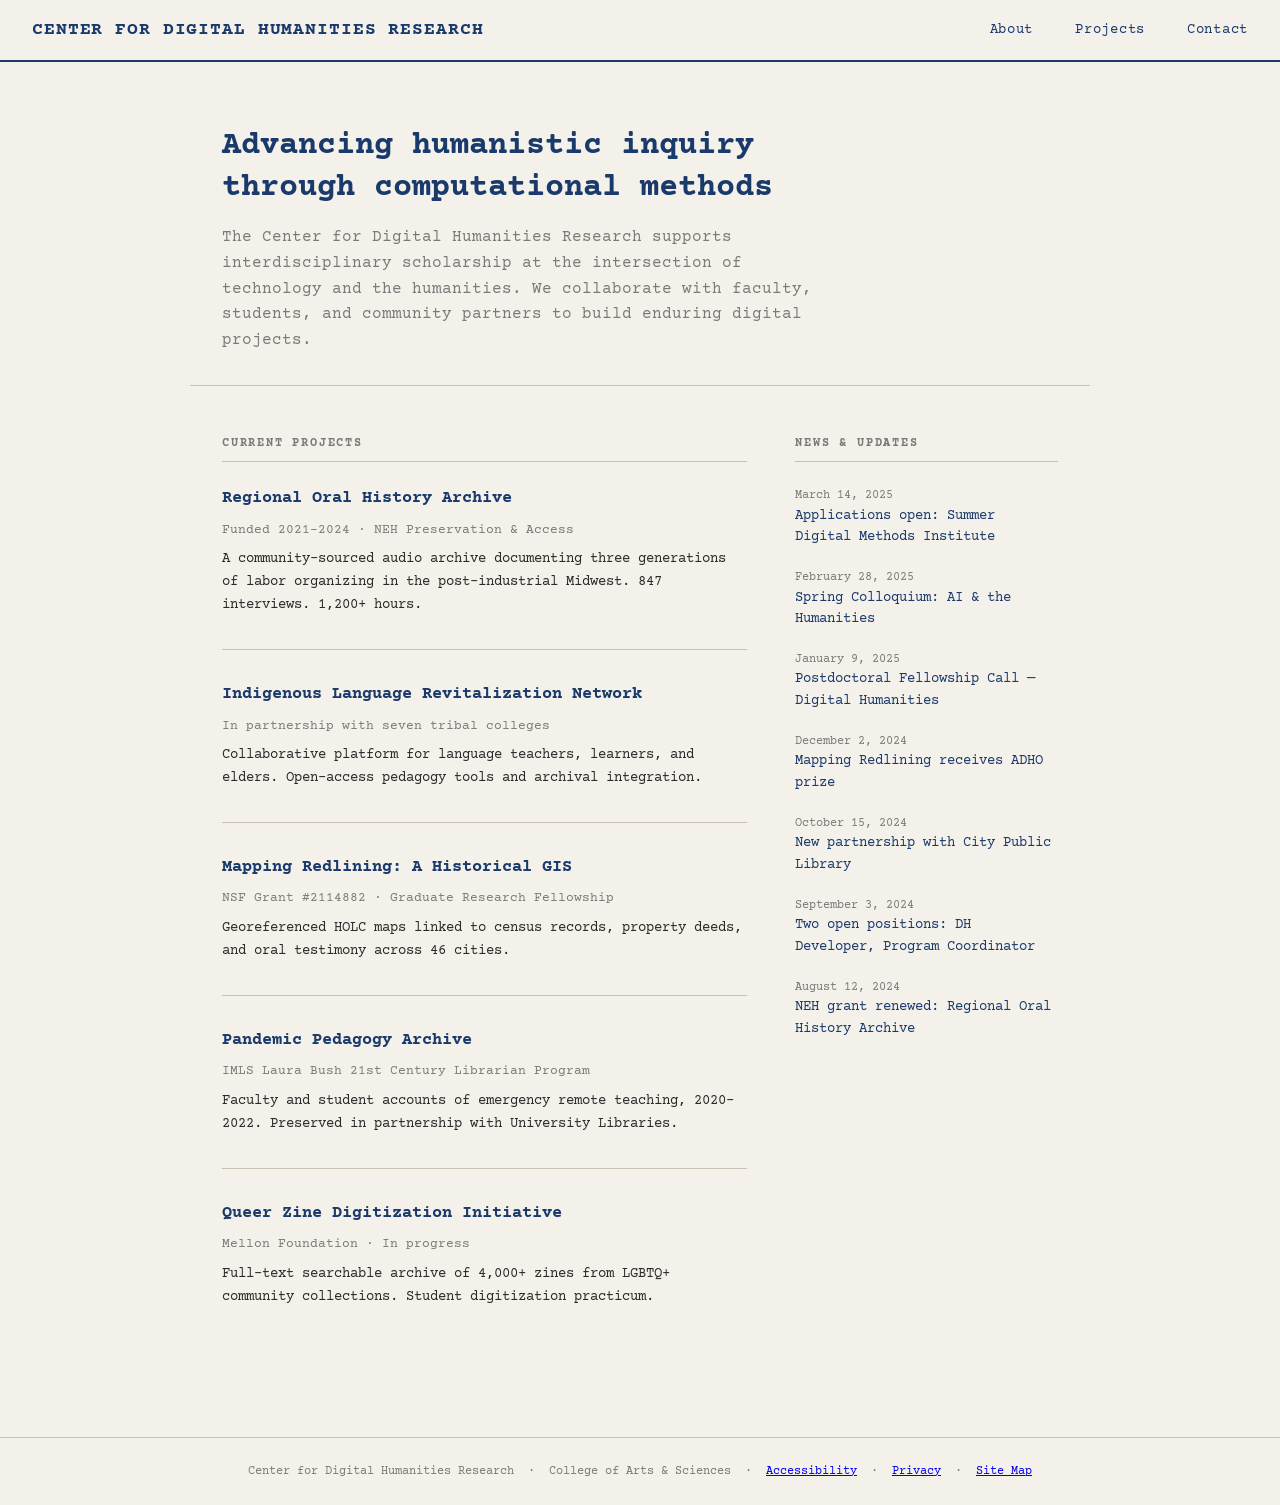
<file: index.html>
<!DOCTYPE html>
<html lang="en">
<head>
  <meta charset="UTF-8" />
  <meta name="viewport" content="width=device-width, initial-scale=1.0" />
  <title>Center for Digital Humanities Research</title>
  <link rel="stylesheet" href="style.css" />
</head>
<body>

  <header class="site-header">
    <a href="index.html" class="logo real-link">CENTER FOR DIGITAL HUMANITIES RESEARCH</a>
    <nav>
      <a href="about.html" class="real-link">About</a>
      <a href="projects.html" class="real-link">Projects</a>
      <a href="contact.html" class="real-link">Contact</a>
    </nav>
  </header>

  <section class="hero">
    <h1>Advancing humanistic inquiry<br />through computational methods</h1>
    <p>The Center for Digital Humanities Research supports interdisciplinary scholarship at the intersection of technology and the humanities. We collaborate with faculty, students, and community partners to build enduring digital projects.</p>
  </section>

  <div class="content-grid">
    <main class="projects">
      <h2>Current Projects</h2>

      <article class="project-item">
        <h3><a href="/projects/oral-history-archive">Regional Oral History Archive</a></h3>
        <p class="meta">Funded 2021–2024 · NEH Preservation &amp; Access</p>
        <p>A community-sourced audio archive documenting three generations of labor organizing in the post-industrial Midwest. 847 interviews. 1,200+ hours.</p>
      </article>

      <article class="project-item">
        <h3><a href="/projects/indigenous-language-network">Indigenous Language Revitalization Network</a></h3>
        <p class="meta">In partnership with seven tribal colleges</p>
        <p>Collaborative platform for language teachers, learners, and elders. Open-access pedagogy tools and archival integration.</p>
      </article>

      <article class="project-item">
        <h3><a href="/projects/mapping-redlining">Mapping Redlining: A Historical GIS</a></h3>
        <p class="meta">NSF Grant #2114882 · Graduate Research Fellowship</p>
        <p>Georeferenced HOLC maps linked to census records, property deeds, and oral testimony across 46 cities.</p>
      </article>

      <article class="project-item">
        <h3><a href="/projects/pandemic-pedagogy">Pandemic Pedagogy Archive</a></h3>
        <p class="meta">IMLS Laura Bush 21st Century Librarian Program</p>
        <p>Faculty and student accounts of emergency remote teaching, 2020–2022. Preserved in partnership with University Libraries.</p>
      </article>

      <article class="project-item">
        <h3><a href="/projects/queer-zine-digitization">Queer Zine Digitization Initiative</a></h3>
        <p class="meta">Mellon Foundation · In progress</p>
        <p>Full-text searchable archive of 4,000+ zines from LGBTQ+ community collections. Student digitization practicum.</p>
      </article>

    </main>

    <aside class="news">
      <h2>News &amp; Updates</h2>

      <div class="news-item">
        <span class="date">March 14, 2025</span>
        <a href="/news/spring-institute">Applications open: Summer Digital Methods Institute</a>
      </div>

      <div class="news-item">
        <span class="date">February 28, 2025</span>
        <a href="/news/colloquium">Spring Colloquium: AI &amp; the Humanities</a>
      </div>

      <div class="news-item">
        <span class="date">January 9, 2025</span>
        <a href="/news/postdoc-call">Postdoctoral Fellowship Call — Digital Humanities</a>
      </div>

      <div class="news-item">
        <span class="date">December 2, 2024</span>
        <a href="/news/award">Mapping Redlining receives ADHO prize</a>
      </div>

      <div class="news-item">
        <span class="date">October 15, 2024</span>
        <a href="/news/partnership">New partnership with City Public Library</a>
      </div>

      <div class="news-item">
        <span class="date">September 3, 2024</span>
        <a href="/news/positions">Two open positions: DH Developer, Program Coordinator</a>
      </div>

      <div class="news-item">
        <span class="date">August 12, 2024</span>
        <a href="/news/grant">NEH grant renewed: Regional Oral History Archive</a>
      </div>
    </aside>
  </div>

  <footer class="site-footer">
    Center for Digital Humanities Research &nbsp;·&nbsp; College of Arts &amp; Sciences &nbsp;·&nbsp;
    <a href="/accessibility">Accessibility</a> &nbsp;·&nbsp;
    <a href="/privacy">Privacy</a> &nbsp;·&nbsp;
    <a href="/sitemap">Site Map</a>
  </footer>

  <script src="js/wander.js"></script>
</body>
</html>
</file>
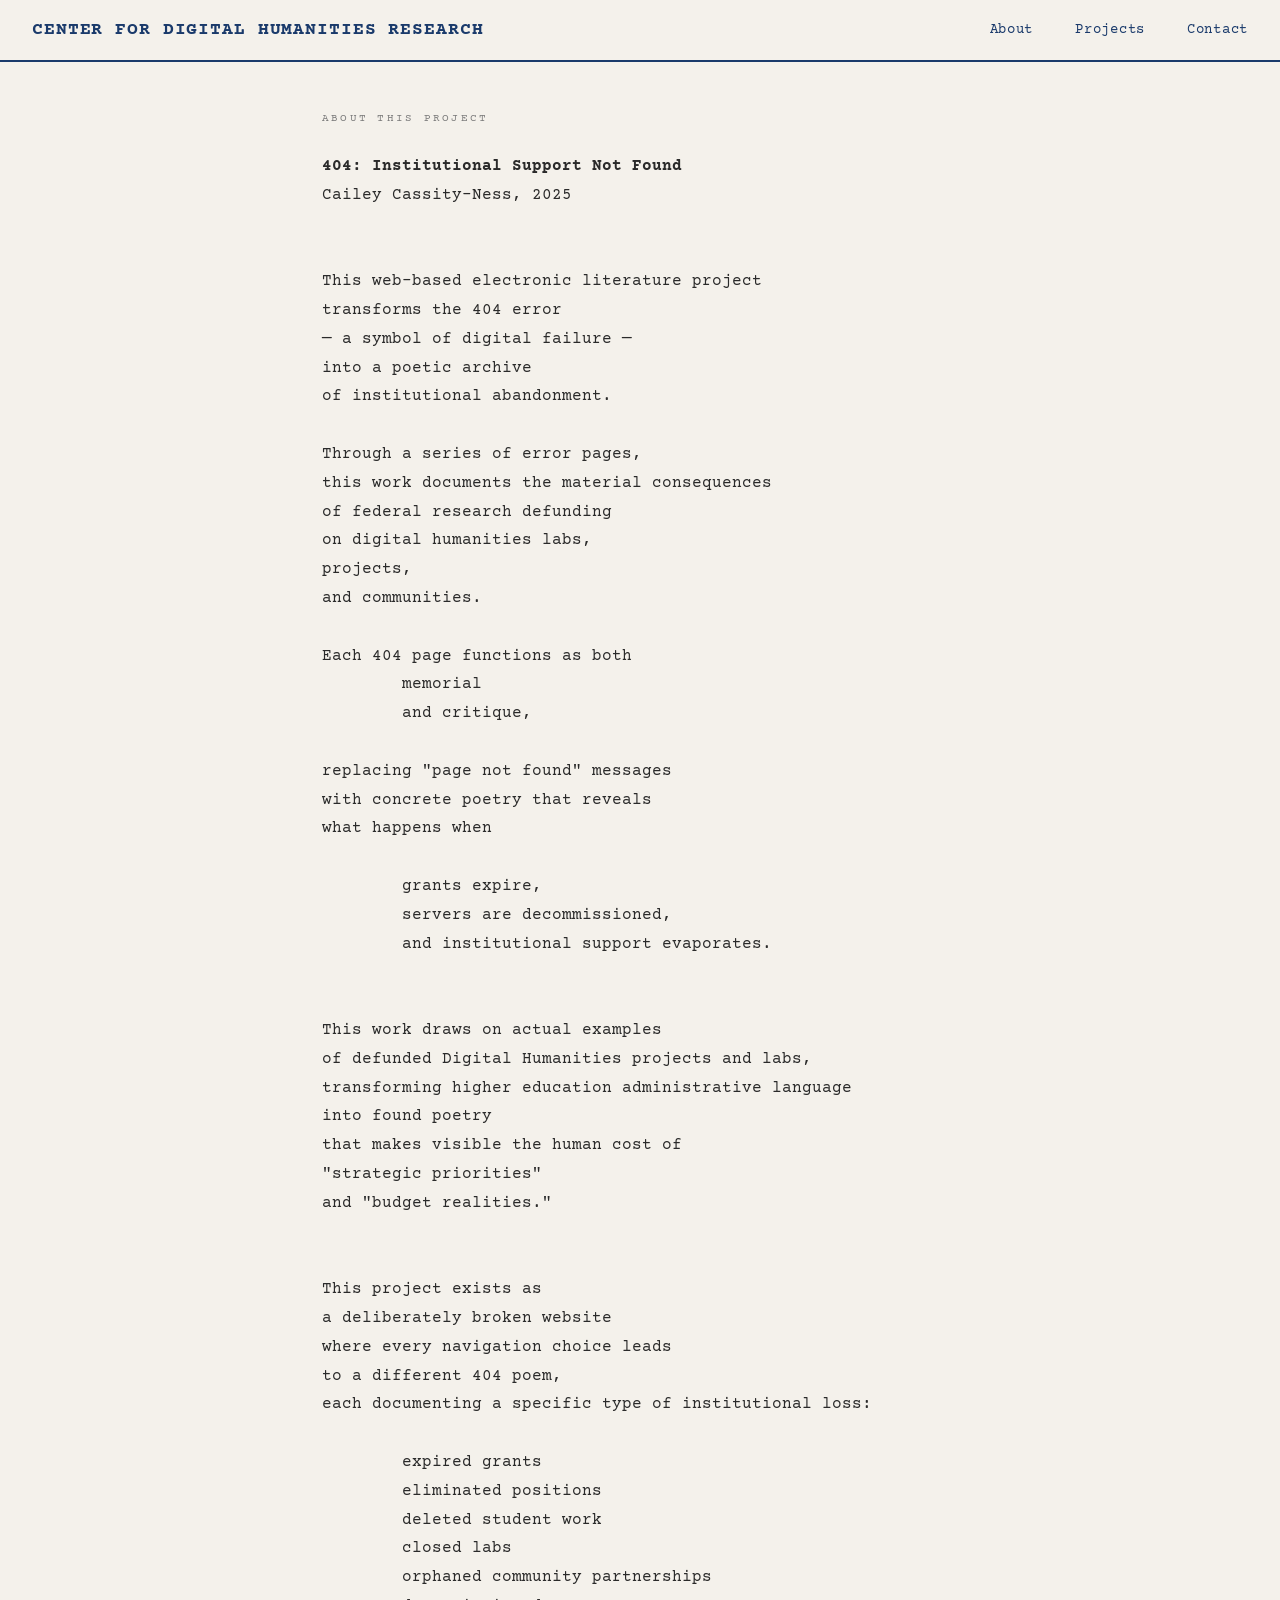
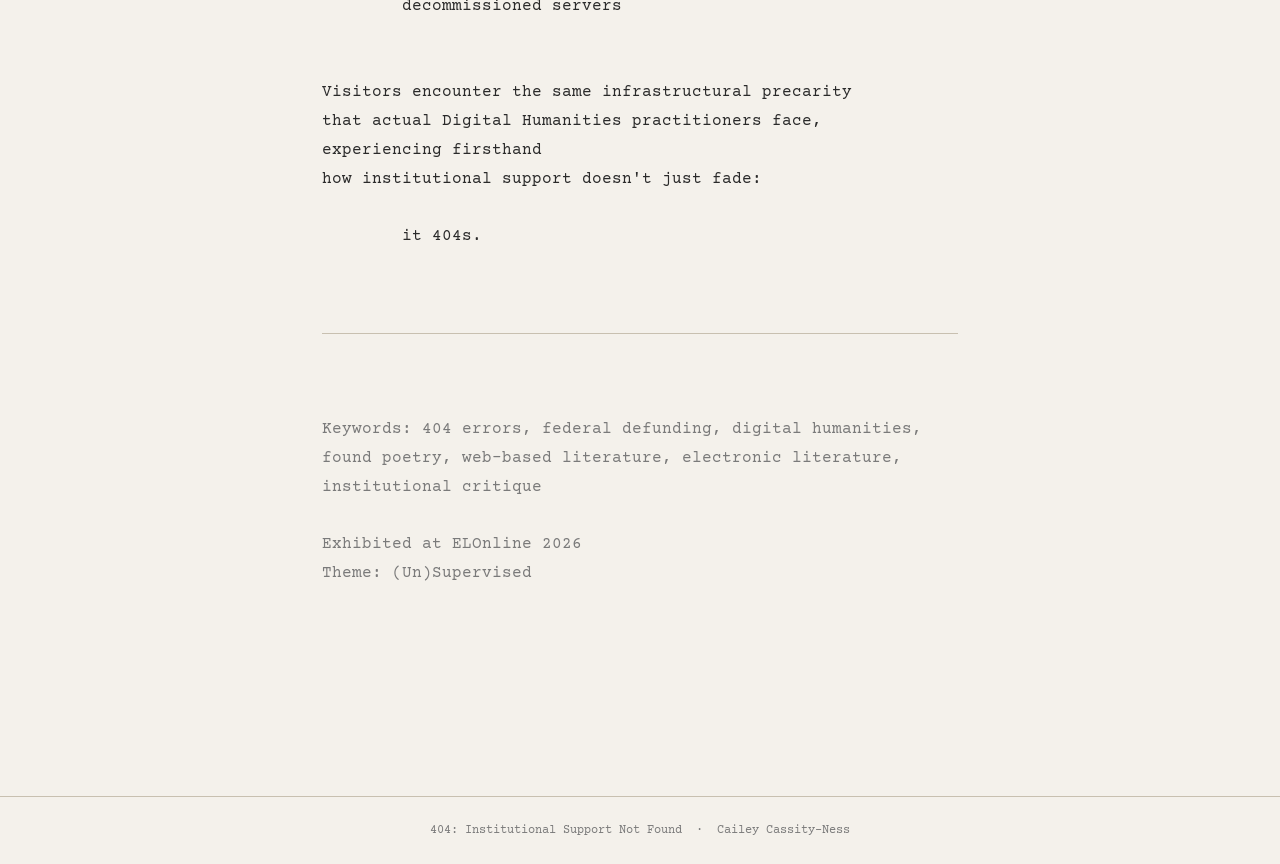
<file: about.html>
<!DOCTYPE html>
<html lang="en">
<head>
  <meta charset="UTF-8" />
  <meta name="viewport" content="width=device-width, initial-scale=1.0" />
  <title>About — 404: Institutional Support Not Found</title>
  <link rel="stylesheet" href="style.css" />
</head>
<body>

  <header class="site-header">
    <a href="index.html" class="logo real-link">CENTER FOR DIGITAL HUMANITIES RESEARCH</a>
    <nav>
      <a href="about.html" class="real-link">About</a>
      <a href="projects.html" class="real-link">Projects</a>
      <a href="contact.html" class="real-link">Contact</a>
    </nav>
  </header>

  <main class="error-page">
    <article class="poem">
      <p class="poem-title">About This Project</p>
      <div class="verse"><pre>
<span class="bold">404: Institutional Support Not Found</span>
Cailey Cassity-Ness, 2025


This web-based electronic literature project
transforms the 404 error
— a symbol of digital failure —
into a poetic archive
of institutional abandonment.

Through a series of error pages,
this work documents the material consequences
of federal research defunding
on digital humanities labs,
projects,
and communities.

Each 404 page functions as both
        memorial
        and critique,

replacing "page not found" messages
with concrete poetry that reveals
what happens when

        grants expire,
        servers are decommissioned,
        and institutional support evaporates.


This work draws on actual examples
of defunded Digital Humanities projects and labs,
transforming higher education administrative language
into found poetry
that makes visible the human cost of
"strategic priorities"
and "budget realities."


This project exists as
a deliberately broken website
where every navigation choice leads
to a different 404 poem,
each documenting a specific type of institutional loss:

        expired grants
        eliminated positions
        deleted student work
        closed labs
        orphaned community partnerships
        decommissioned servers


Visitors encounter the same infrastructural precarity
that actual Digital Humanities practitioners face,
experiencing firsthand
how institutional support doesn't just fade:

        it 404s.


<hr />

<span class="muted">Keywords: 404 errors, federal defunding, digital humanities,
found poetry, web-based literature, electronic literature,
institutional critique</span>

<span class="muted">Exhibited at ELOnline 2026
Theme: (Un)Supervised</span>
</pre></div>
    </article>
  </main>

  <footer class="site-footer">
    404: Institutional Support Not Found &nbsp;·&nbsp; Cailey Cassity-Ness
  </footer>

</body>
</html>
</file>
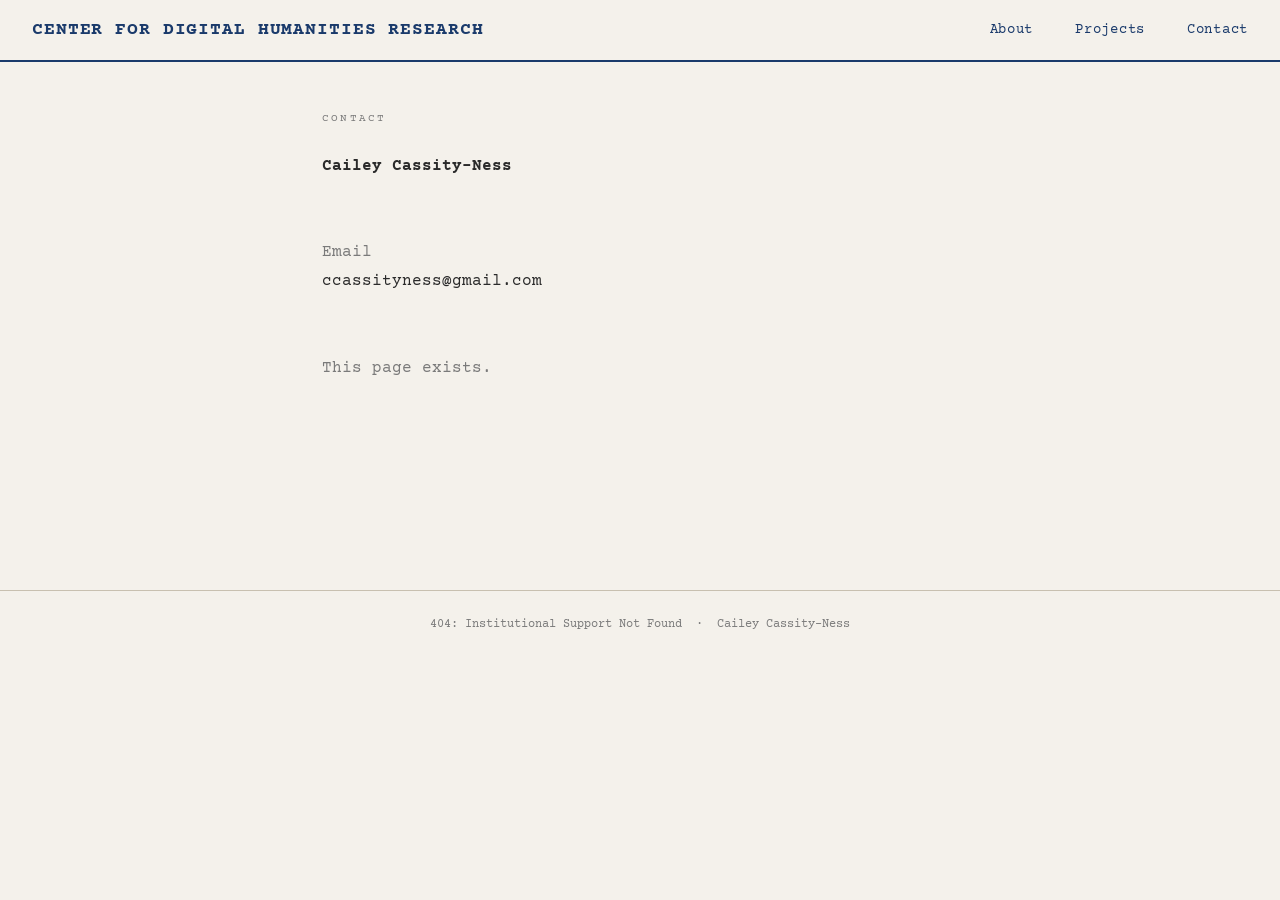
<file: contact.html>
<!DOCTYPE html>
<html lang="en">
<head>
  <meta charset="UTF-8" />
  <meta name="viewport" content="width=device-width, initial-scale=1.0" />
  <title>Contact — 404: Institutional Support Not Found</title>
  <link rel="stylesheet" href="style.css" />
</head>
<body>

  <header class="site-header">
    <a href="index.html" class="logo real-link">CENTER FOR DIGITAL HUMANITIES RESEARCH</a>
    <nav>
      <a href="about.html" class="real-link">About</a>
      <a href="projects.html" class="real-link">Projects</a>
      <a href="contact.html" class="real-link">Contact</a>
    </nav>
  </header>

  <main class="error-page">
    <article class="poem">
      <p class="poem-title">Contact</p>
      <div class="verse"><pre>
<span class="bold">Cailey Cassity-Ness</span>


<span class="muted">Email</span>
ccassityness@gmail.com


<span class="muted">This page exists.</span>
</pre></div>
    </article>
  </main>

  <footer class="site-footer">
    404: Institutional Support Not Found &nbsp;·&nbsp; Cailey Cassity-Ness
  </footer>

</body>
</html>
</file>
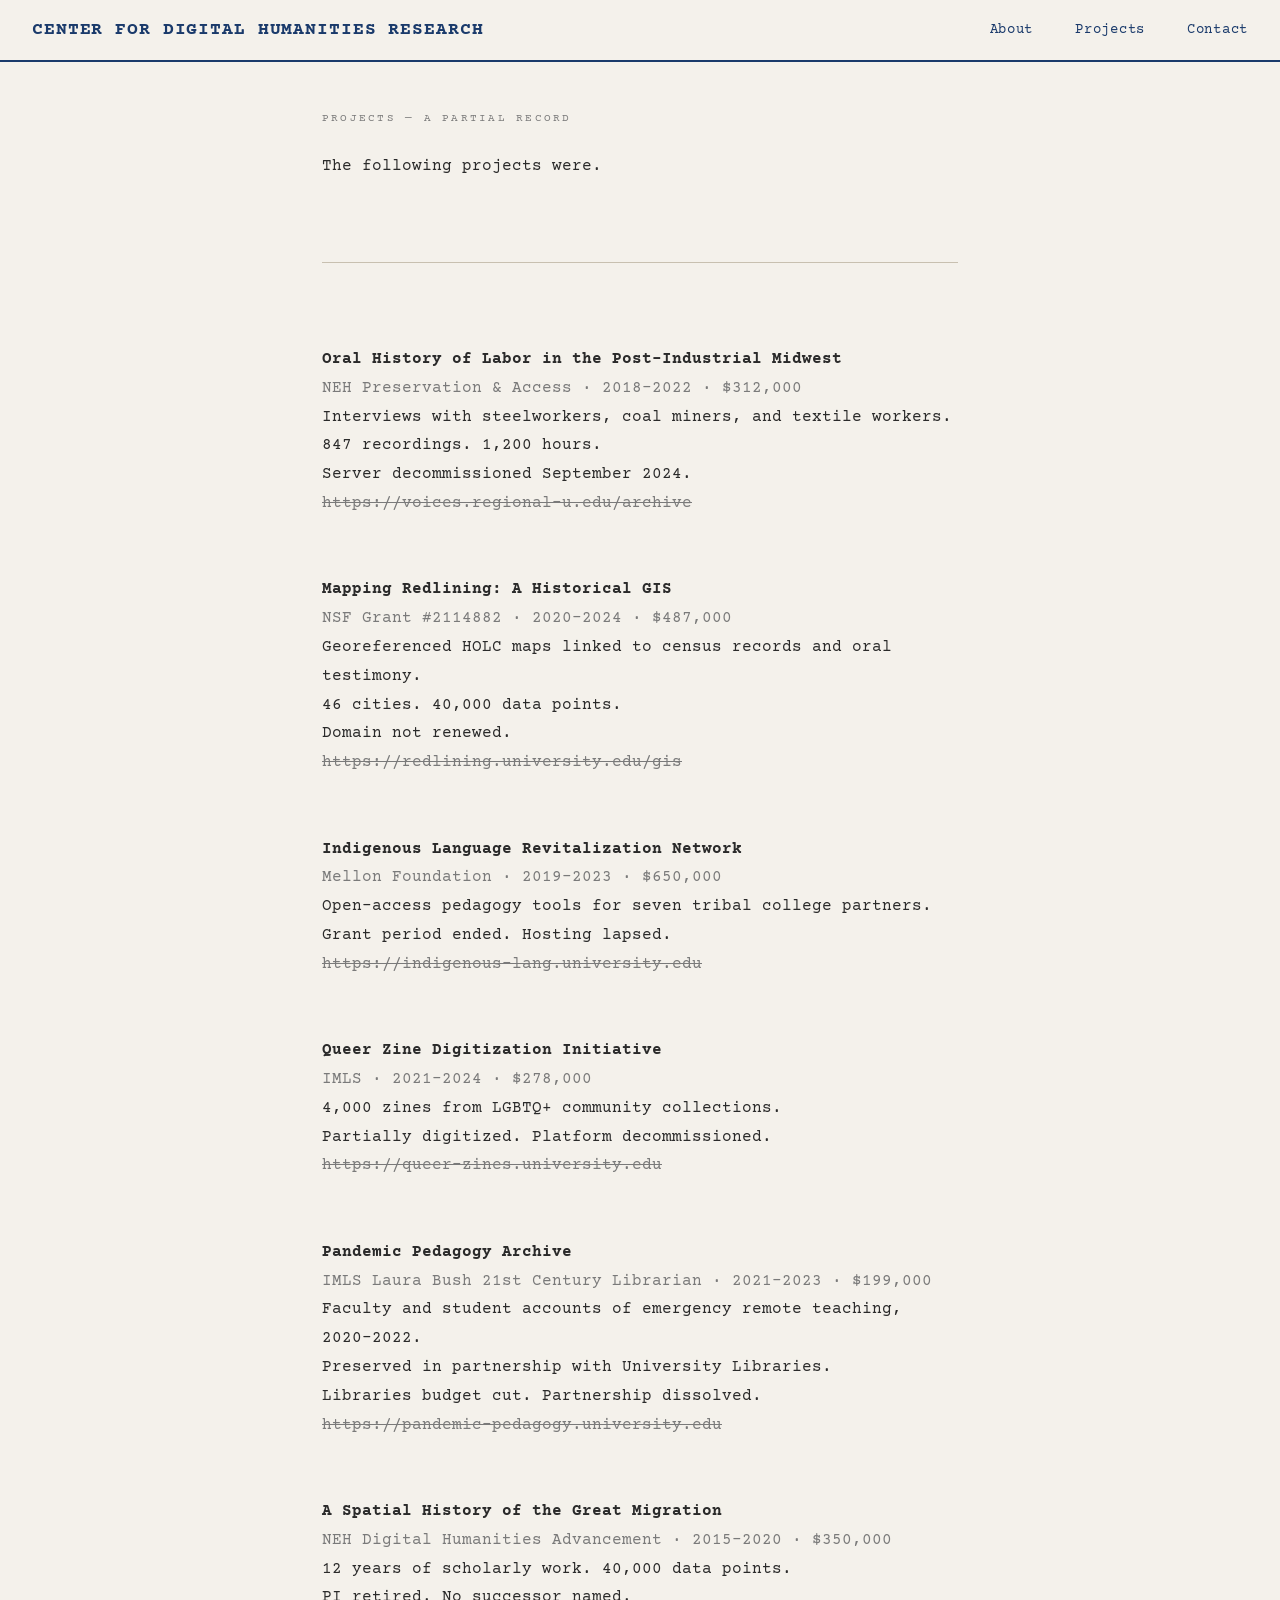
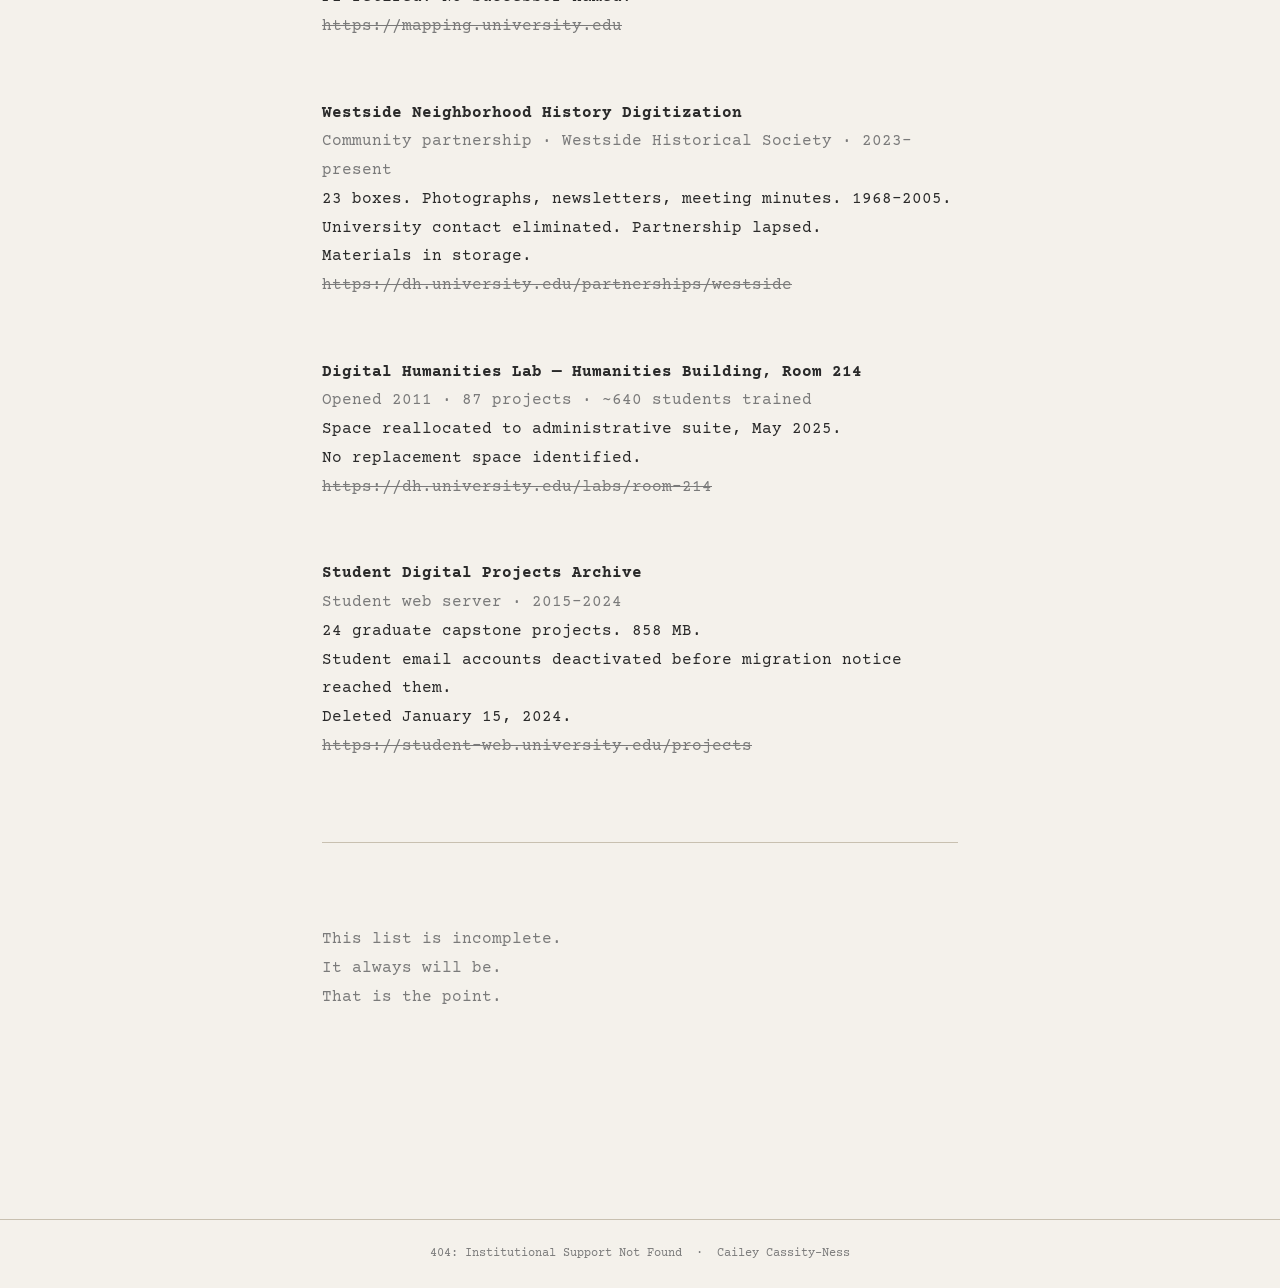
<file: projects.html>
<!DOCTYPE html>
<html lang="en">
<head>
  <meta charset="UTF-8" />
  <meta name="viewport" content="width=device-width, initial-scale=1.0" />
  <title>Projects — 404: Institutional Support Not Found</title>
  <link rel="stylesheet" href="style.css" />
</head>
<body>

  <header class="site-header">
    <a href="index.html" class="logo real-link">CENTER FOR DIGITAL HUMANITIES RESEARCH</a>
    <nav>
      <a href="about.html" class="real-link">About</a>
      <a href="projects.html" class="real-link">Projects</a>
      <a href="contact.html" class="real-link">Contact</a>
    </nav>
  </header>

  <main class="error-page">
    <article class="poem">
      <p class="poem-title">Projects — A Partial Record</p>
      <div class="verse"><pre>
The following projects were.


<hr />

<span class="bold">Oral History of Labor in the Post-Industrial Midwest</span>
<span class="muted">NEH Preservation &amp; Access · 2018–2022 · $312,000</span>
Interviews with steelworkers, coal miners, and textile workers.
847 recordings. 1,200 hours.
Server decommissioned September 2024.
<span class="struck">https://voices.regional-u.edu/archive</span>


<span class="bold">Mapping Redlining: A Historical GIS</span>
<span class="muted">NSF Grant #2114882 · 2020–2024 · $487,000</span>
Georeferenced HOLC maps linked to census records and oral testimony.
46 cities. 40,000 data points.
Domain not renewed.
<span class="struck">https://redlining.university.edu/gis</span>


<span class="bold">Indigenous Language Revitalization Network</span>
<span class="muted">Mellon Foundation · 2019–2023 · $650,000</span>
Open-access pedagogy tools for seven tribal college partners.
Grant period ended. Hosting lapsed.
<span class="struck">https://indigenous-lang.university.edu</span>


<span class="bold">Queer Zine Digitization Initiative</span>
<span class="muted">IMLS · 2021–2024 · $278,000</span>
4,000 zines from LGBTQ+ community collections.
Partially digitized. Platform decommissioned.
<span class="struck">https://queer-zines.university.edu</span>


<span class="bold">Pandemic Pedagogy Archive</span>
<span class="muted">IMLS Laura Bush 21st Century Librarian · 2021–2023 · $199,000</span>
Faculty and student accounts of emergency remote teaching, 2020–2022.
Preserved in partnership with University Libraries.
Libraries budget cut. Partnership dissolved.
<span class="struck">https://pandemic-pedagogy.university.edu</span>


<span class="bold">A Spatial History of the Great Migration</span>
<span class="muted">NEH Digital Humanities Advancement · 2015–2020 · $350,000</span>
12 years of scholarly work. 40,000 data points.
PI retired. No successor named.
<span class="struck">https://mapping.university.edu</span>


<span class="bold">Westside Neighborhood History Digitization</span>
<span class="muted">Community partnership · Westside Historical Society · 2023–present</span>
23 boxes. Photographs, newsletters, meeting minutes. 1968–2005.
University contact eliminated. Partnership lapsed.
Materials in storage.
<span class="struck">https://dh.university.edu/partnerships/westside</span>


<span class="bold">Digital Humanities Lab — Humanities Building, Room 214</span>
<span class="muted">Opened 2011 · 87 projects · ~640 students trained</span>
Space reallocated to administrative suite, May 2025.
No replacement space identified.
<span class="struck">https://dh.university.edu/labs/room-214</span>


<span class="bold">Student Digital Projects Archive</span>
<span class="muted">Student web server · 2015–2024</span>
24 graduate capstone projects. 858 MB.
Student email accounts deactivated before migration notice reached them.
Deleted January 15, 2024.
<span class="struck">https://student-web.university.edu/projects</span>


<hr />

<span class="muted">This list is incomplete.
It always will be.
That is the point.</span>
</pre></div>
    </article>
  </main>

  <footer class="site-footer">
    404: Institutional Support Not Found &nbsp;·&nbsp; Cailey Cassity-Ness
  </footer>

</body>
</html>
</file>
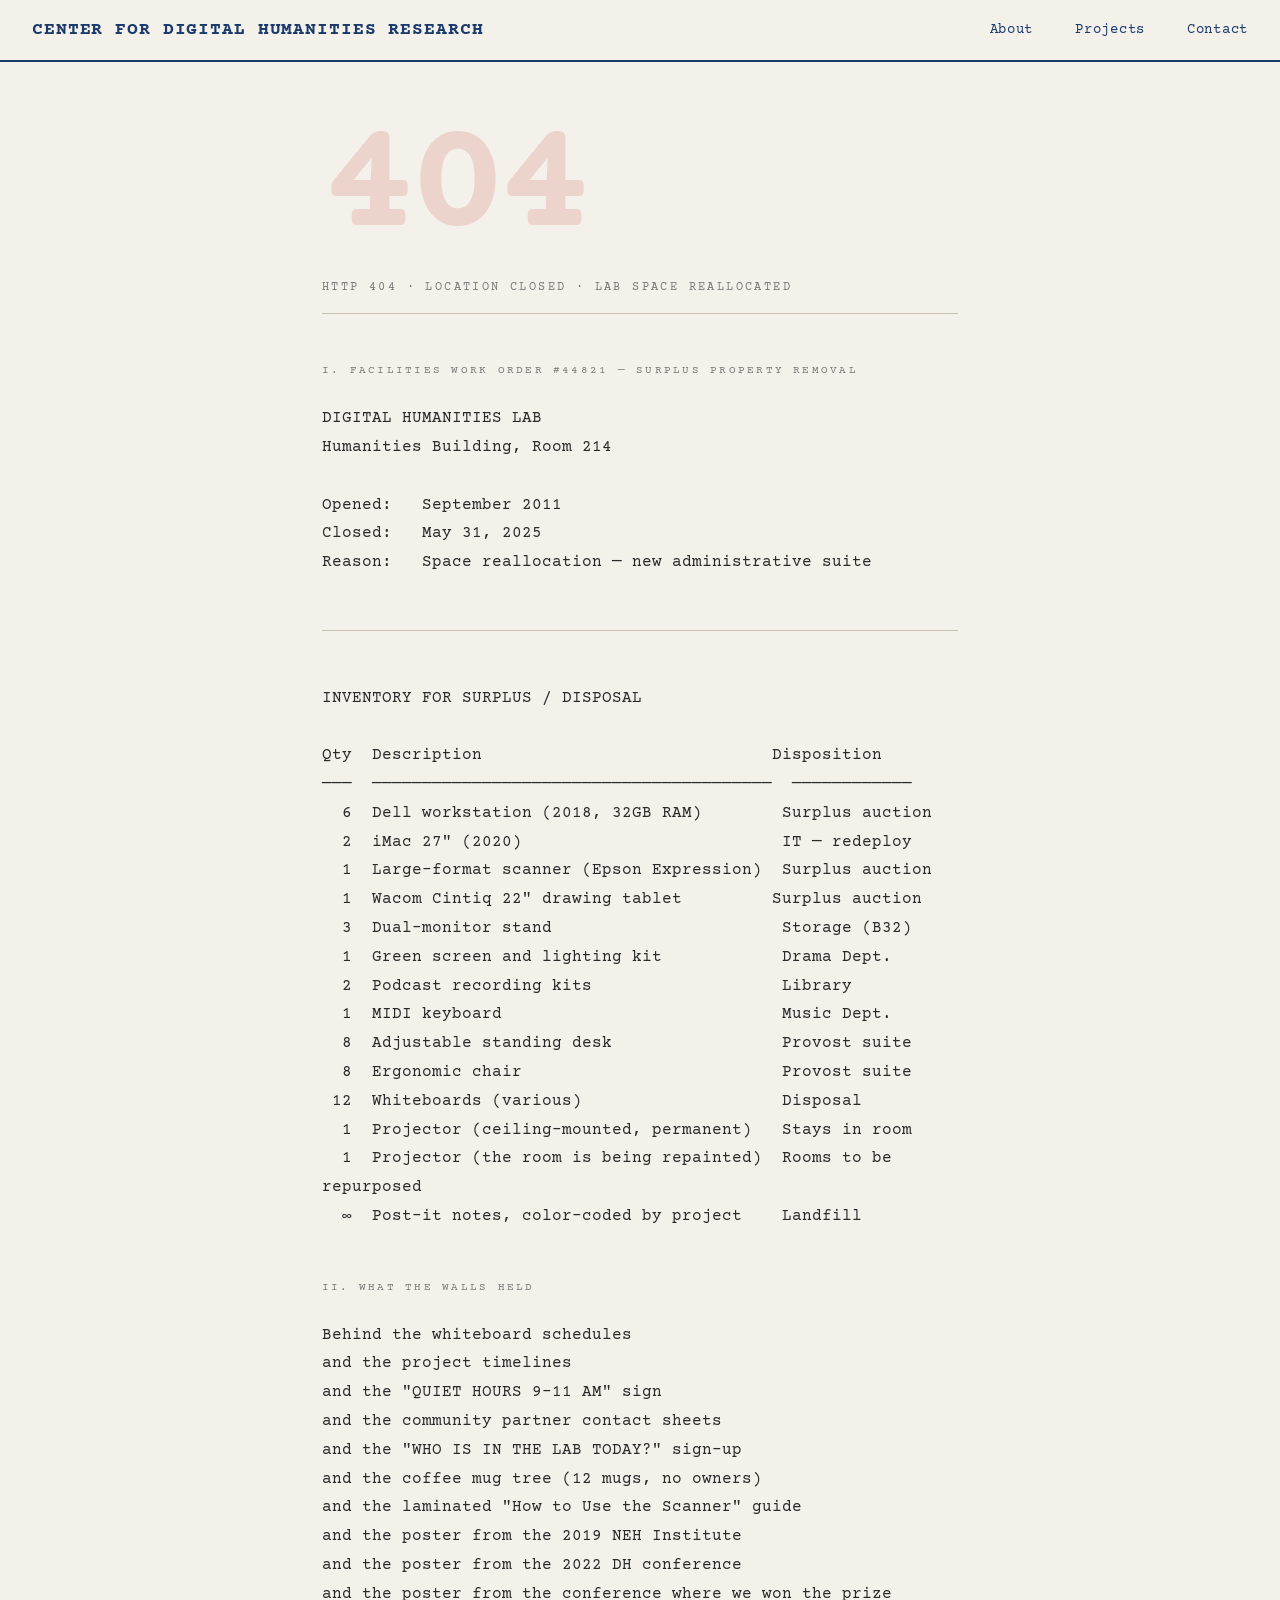
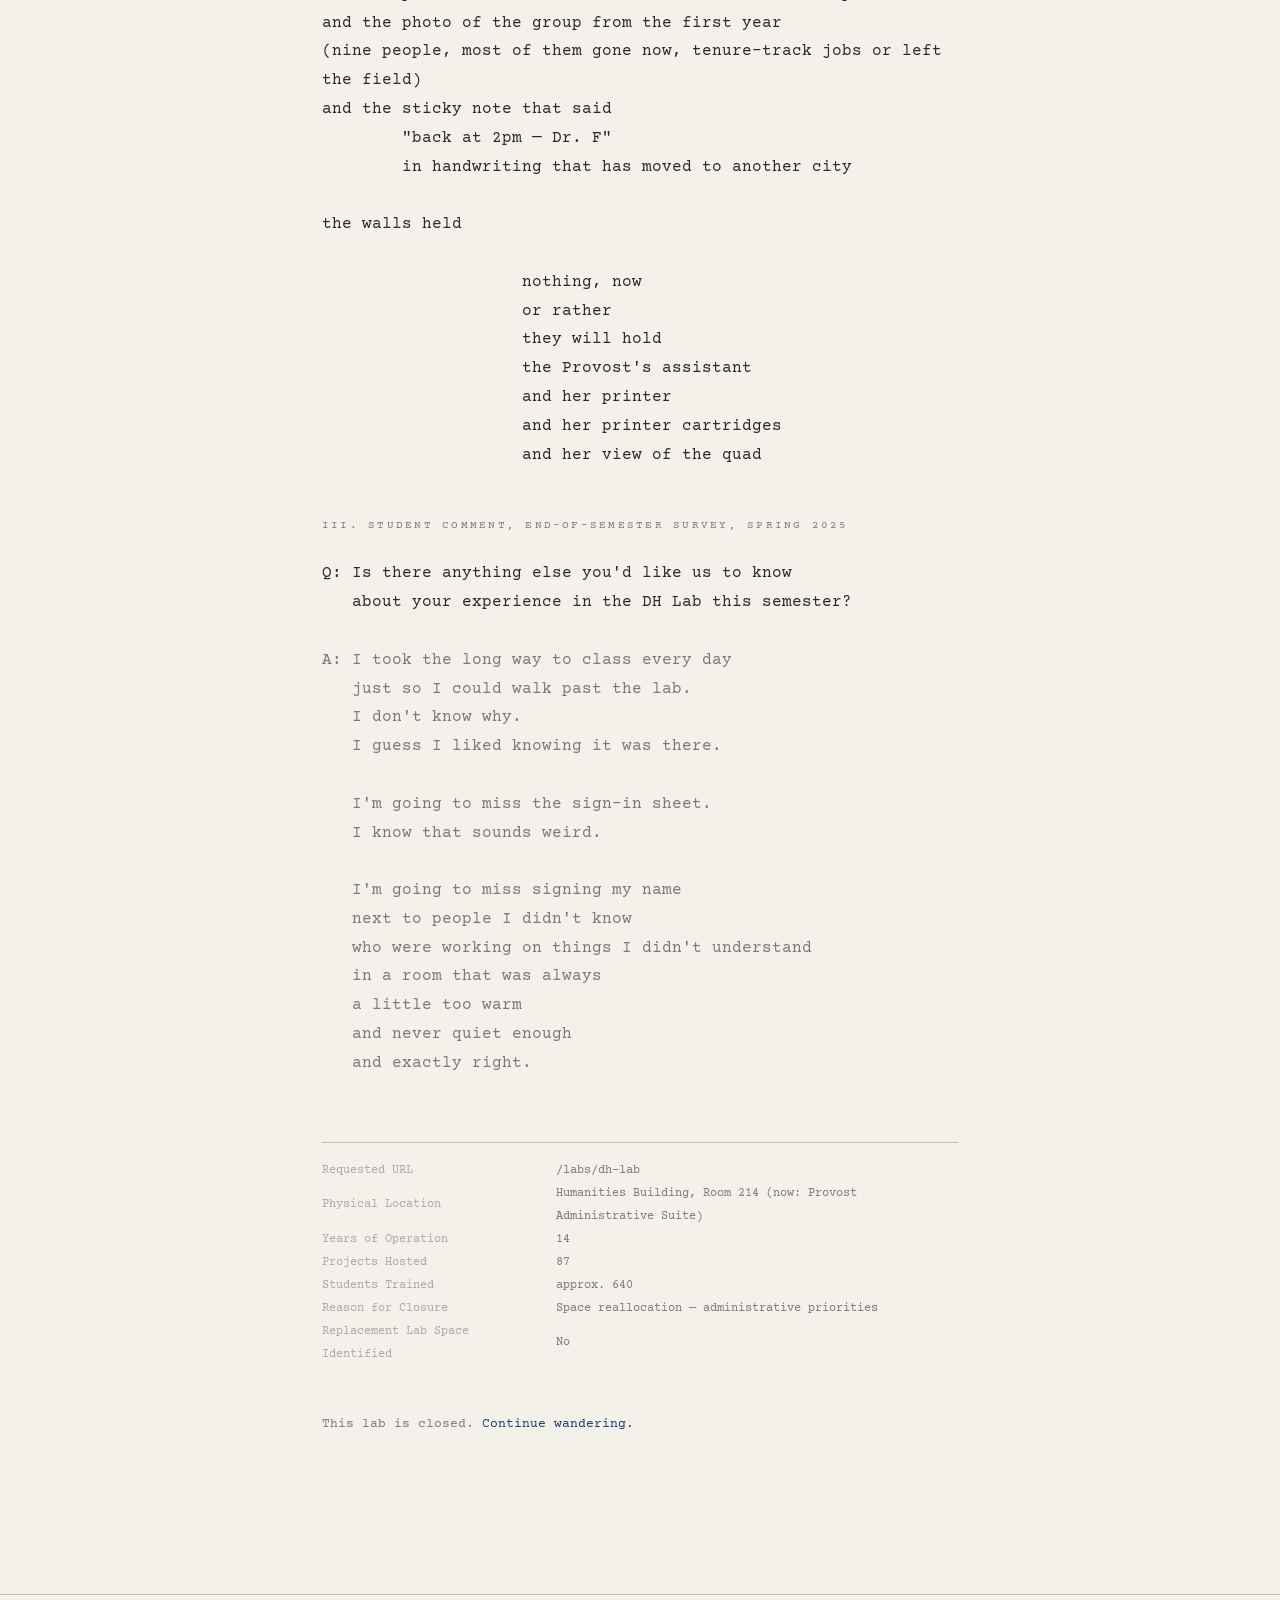
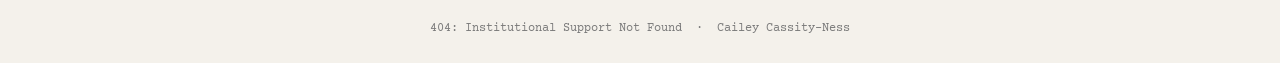
<file: poems/closed-lab.html>
<!DOCTYPE html>
<html lang="en">
<head>
  <meta charset="UTF-8" />
  <meta name="viewport" content="width=device-width, initial-scale=1.0" />
  <title>404 — Closed Lab</title>
  <link rel="stylesheet" href="../style.css" />
</head>
<body>

  <header class="site-header">
    <a href="../index.html" class="logo real-link">CENTER FOR DIGITAL HUMANITIES RESEARCH</a>
    <nav>
      <a href="../about.html" class="real-link">About</a>
      <a href="../projects.html" class="real-link">Projects</a>
      <a href="../contact.html" class="real-link">Contact</a>
    </nav>
  </header>

  <main class="error-page">
    <div class="error-code" aria-hidden="true">404</div>
    <div class="error-label">HTTP 404 · Location Closed · Lab Space Reallocated</div>

    <article class="poem">
      <p class="poem-title">I. Facilities Work Order #44821 — Surplus Property Removal</p>
      <div class="verse"><pre>
DIGITAL HUMANITIES LAB
Humanities Building, Room 214

Opened:   September 2011
Closed:   May 31, 2025
Reason:   Space reallocation — new administrative suite

<hr />
INVENTORY FOR SURPLUS / DISPOSAL

Qty  Description                             Disposition
———  ————————————————————————————————————————  ————————————
  6  Dell workstation (2018, 32GB RAM)        Surplus auction
  2  iMac 27" (2020)                          IT — redeploy
  1  Large-format scanner (Epson Expression)  Surplus auction
  1  Wacom Cintiq 22" drawing tablet         Surplus auction
  3  Dual-monitor stand                       Storage (B32)
  1  Green screen and lighting kit            Drama Dept.
  2  Podcast recording kits                   Library
  1  MIDI keyboard                            Music Dept.
  8  Adjustable standing desk                 Provost suite
  8  Ergonomic chair                          Provost suite
 12  Whiteboards (various)                    Disposal
  1  Projector (ceiling-mounted, permanent)   Stays in room
  1  Projector (the room is being repainted)  Rooms to be repurposed
  ∞  Post-it notes, color-coded by project    Landfill
</pre></div>
    </article>

    <article class="poem">
      <p class="poem-title">II. What the Walls Held</p>
      <div class="verse"><pre>
Behind the whiteboard schedules
and the project timelines
and the "QUIET HOURS 9–11 AM" sign
and the community partner contact sheets
and the "WHO IS IN THE LAB TODAY?" sign-up
and the coffee mug tree (12 mugs, no owners)
and the laminated "How to Use the Scanner" guide
and the poster from the 2019 NEH Institute
and the poster from the 2022 DH conference
and the poster from the conference where we won the prize
and the photo of the group from the first year
(nine people, most of them gone now, tenure-track jobs or left the field)
and the sticky note that said
        "back at 2pm — Dr. F"
        in handwriting that has moved to another city

the walls held

                    nothing, now
                    or rather
                    they will hold
                    the Provost's assistant
                    and her printer
                    and her printer cartridges
                    and her view of the quad
</pre></div>
    </article>

    <article class="poem">
      <p class="poem-title">III. Student Comment, End-of-Semester Survey, Spring 2025</p>
      <div class="verse"><pre>
Q: Is there anything else you'd like us to know
   about your experience in the DH Lab this semester?

<span class="muted">A: I took the long way to class every day
   just so I could walk past the lab.
   I don't know why.
   I guess I liked knowing it was there.

   I'm going to miss the sign-in sheet.
   I know that sounds weird.

   I'm going to miss signing my name
   next to people I didn't know
   who were working on things I didn't understand
   in a room that was always
   a little too warm
   and never quiet enough
   and exactly right.</span>
</pre></div>
    </article>

    <div class="error-meta">
      <table>
        <tr><td>Requested URL</td><td>/labs/dh-lab</td></tr>
        <tr><td>Physical Location</td><td>Humanities Building, Room 214 (now: Provost Administrative Suite)</td></tr>
        <tr><td>Years of Operation</td><td>14</td></tr>
        <tr><td>Projects Hosted</td><td>87</td></tr>
        <tr><td>Students Trained</td><td>approx. 640</td></tr>
        <tr><td>Reason for Closure</td><td>Space reallocation — administrative priorities</td></tr>
        <tr><td>Replacement Lab Space Identified</td><td>No</td></tr>
      </table>
    </div>

    <p class="wander-prompt">
      This lab is closed. <a href="../404.html">Continue wandering.</a>
    </p>
  </main>

  <footer class="site-footer">
    404: Institutional Support Not Found &nbsp;·&nbsp; Cailey Cassity-Ness
  </footer>

</body>
</html>
</file>
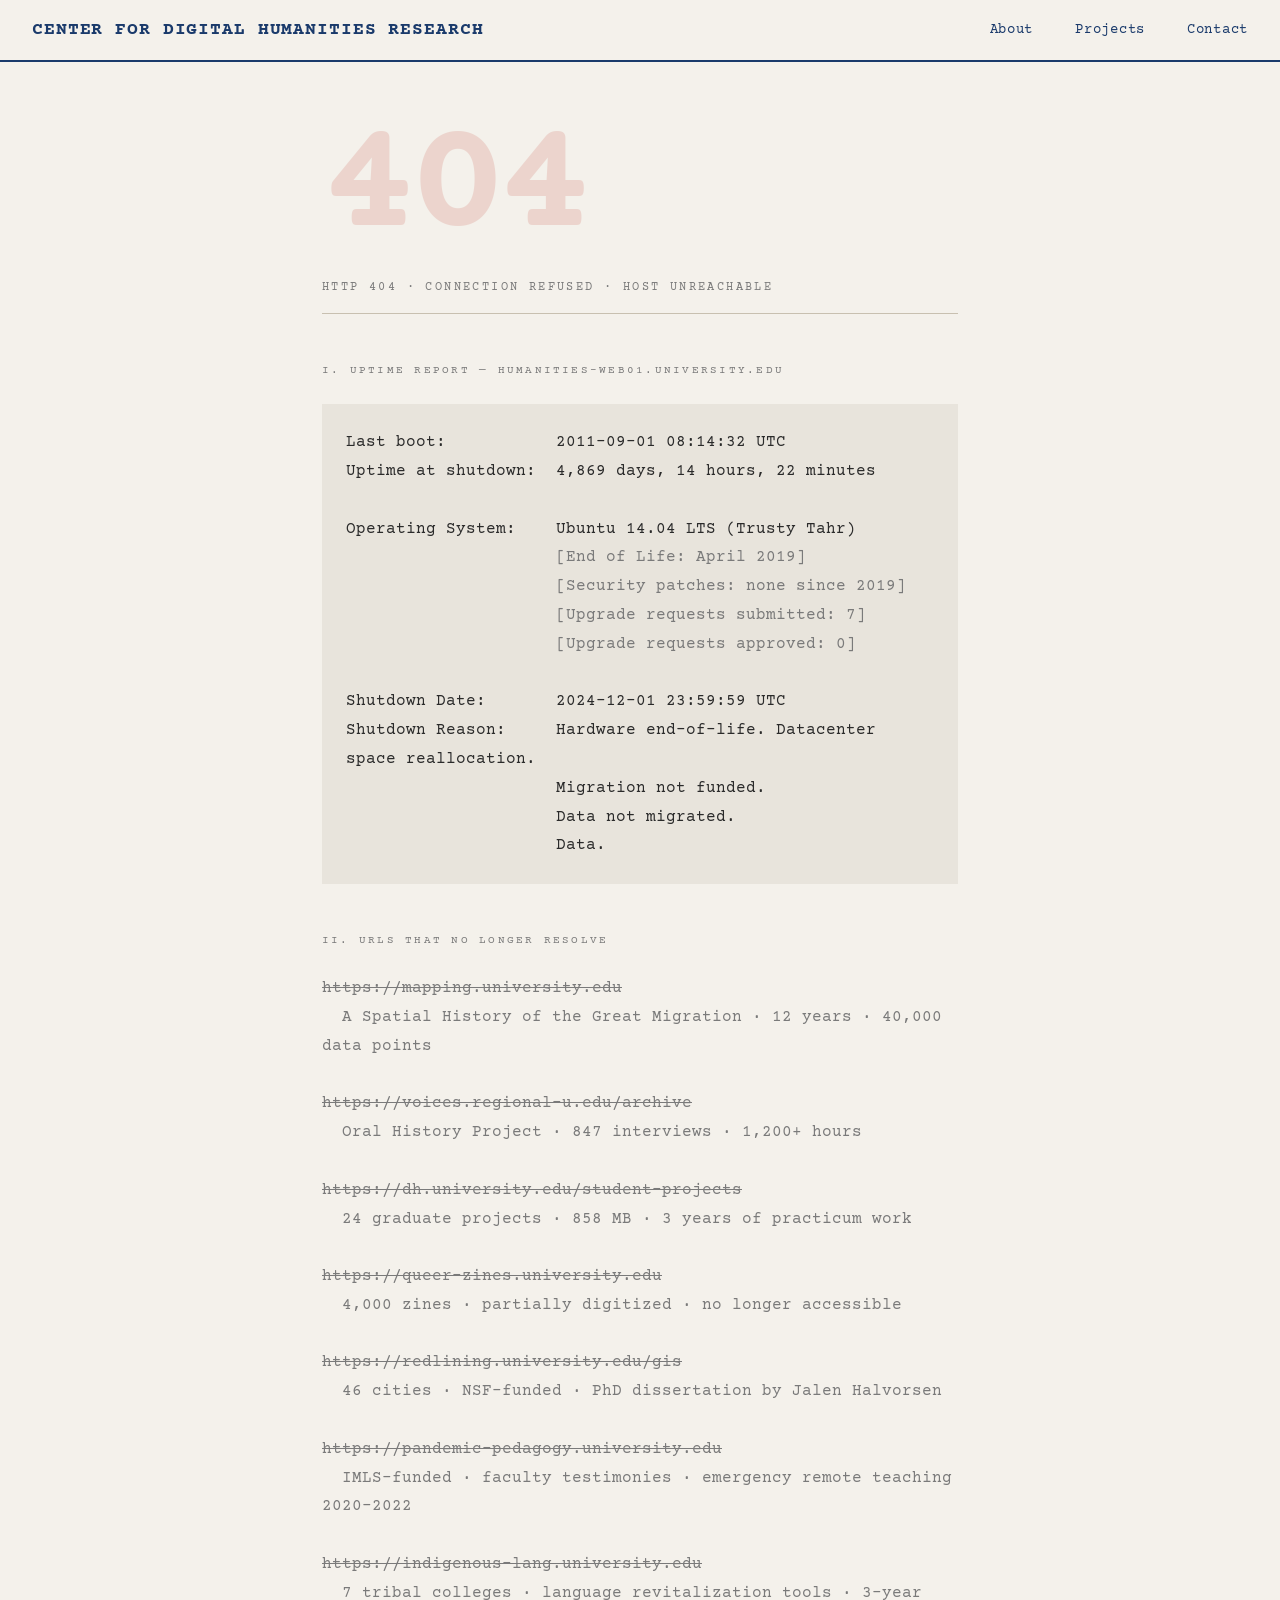
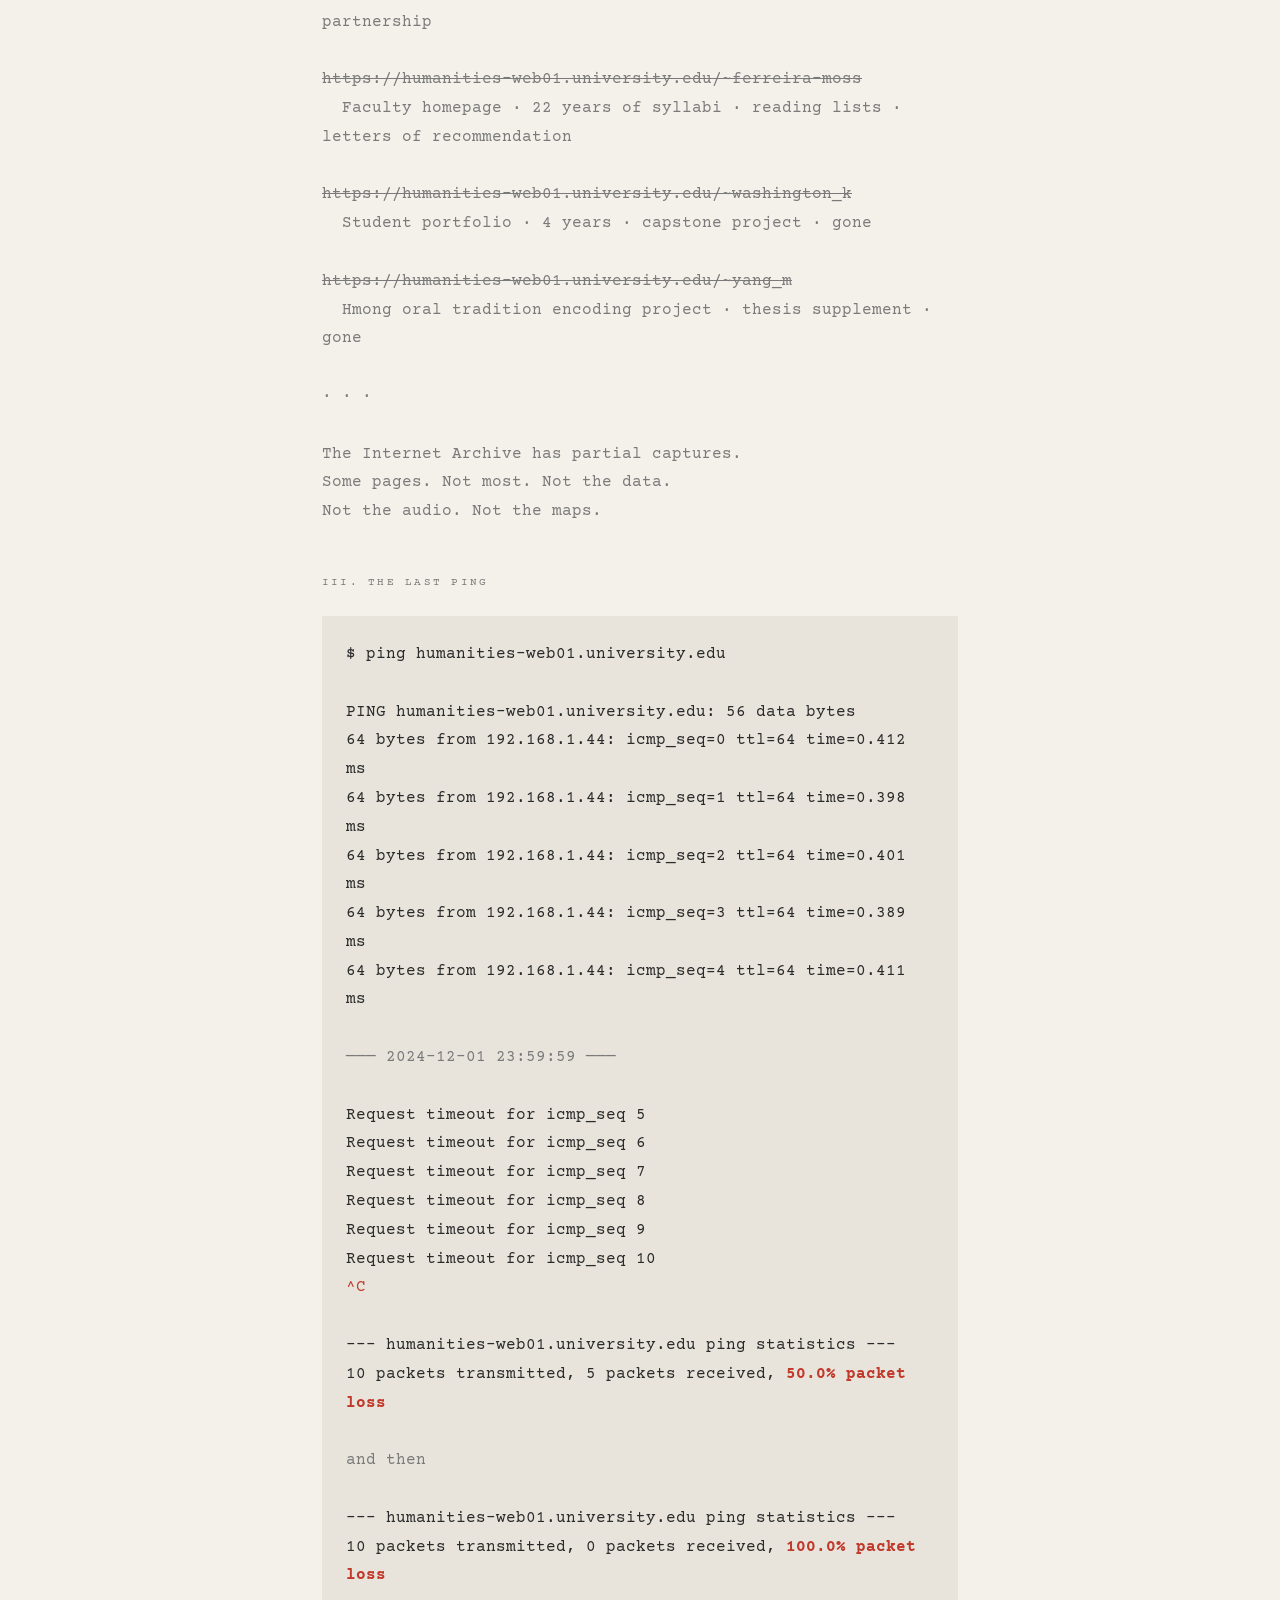
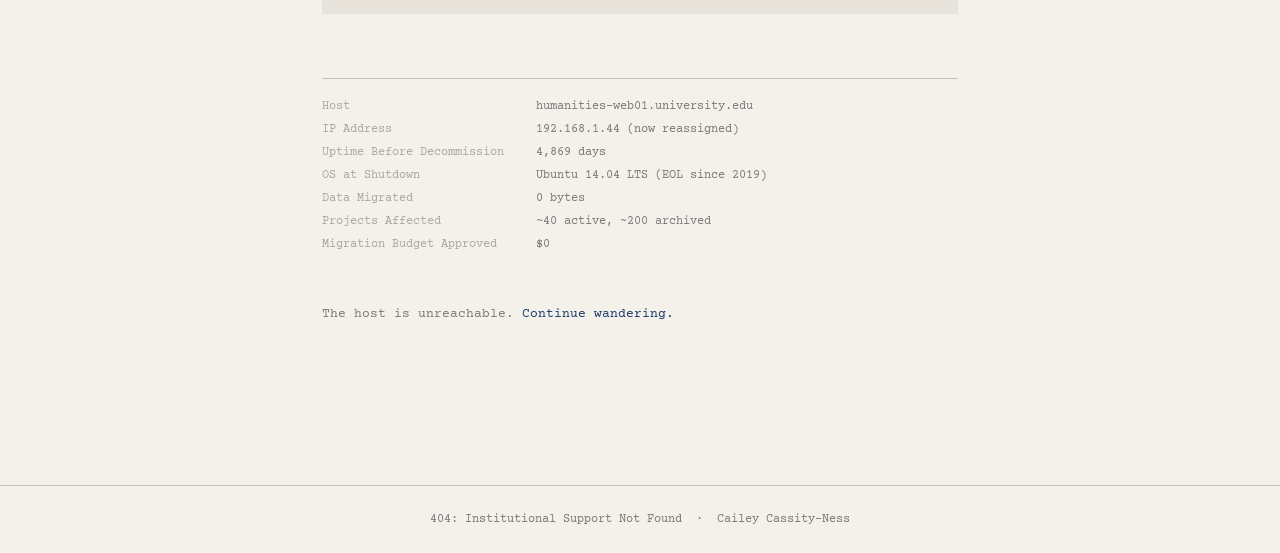
<file: poems/decommissioned-server.html>
<!DOCTYPE html>
<html lang="en">
<head>
  <meta charset="UTF-8" />
  <meta name="viewport" content="width=device-width, initial-scale=1.0" />
  <title>404 — Decommissioned Server</title>
  <link rel="stylesheet" href="../style.css" />
</head>
<body>

  <header class="site-header">
    <a href="../index.html" class="logo real-link">CENTER FOR DIGITAL HUMANITIES RESEARCH</a>
    <nav>
      <a href="../about.html" class="real-link">About</a>
      <a href="../projects.html" class="real-link">Projects</a>
      <a href="../contact.html" class="real-link">Contact</a>
    </nav>
  </header>

  <main class="error-page">
    <div class="error-code" aria-hidden="true">404</div>
    <div class="error-label">HTTP 404 · Connection Refused · Host Unreachable</div>

    <article class="poem">
      <p class="poem-title">I. Uptime Report — humanities-web01.university.edu</p>
      <div class="verse"><pre class="code-poem">
Last boot:           2011-09-01 08:14:32 UTC
Uptime at shutdown:  4,869 days, 14 hours, 22 minutes

Operating System:    Ubuntu 14.04 LTS (Trusty Tahr)
<span class="muted">                     [End of Life: April 2019]</span>
<span class="muted">                     [Security patches: none since 2019]</span>
<span class="muted">                     [Upgrade requests submitted: 7]</span>
<span class="muted">                     [Upgrade requests approved: 0]</span>

Shutdown Date:       2024-12-01 23:59:59 UTC
Shutdown Reason:     Hardware end-of-life. Datacenter space reallocation.
                     Migration not funded.
                     Data not migrated.
                     Data.
</pre></div>
    </article>

    <article class="poem">
      <p class="poem-title">II. URLs That No Longer Resolve</p>
      <div class="verse"><pre>
<span class="struck">https://mapping.university.edu</span>
<span class="muted indent-1">A Spatial History of the Great Migration · 12 years · 40,000 data points</span>

<span class="struck">https://voices.regional-u.edu/archive</span>
<span class="muted indent-1">Oral History Project · 847 interviews · 1,200+ hours</span>

<span class="struck">https://dh.university.edu/student-projects</span>
<span class="muted indent-1">24 graduate projects · 858 MB · 3 years of practicum work</span>

<span class="struck">https://queer-zines.university.edu</span>
<span class="muted indent-1">4,000 zines · partially digitized · no longer accessible</span>

<span class="struck">https://redlining.university.edu/gis</span>
<span class="muted indent-1">46 cities · NSF-funded · PhD dissertation by Jalen Halvorsen</span>

<span class="struck">https://pandemic-pedagogy.university.edu</span>
<span class="muted indent-1">IMLS-funded · faculty testimonies · emergency remote teaching 2020–2022</span>

<span class="struck">https://indigenous-lang.university.edu</span>
<span class="muted indent-1">7 tribal colleges · language revitalization tools · 3-year partnership</span>

<span class="struck">https://humanities-web01.university.edu/~ferreira-moss</span>
<span class="muted indent-1">Faculty homepage · 22 years of syllabi · reading lists · letters of recommendation</span>

<span class="struck">https://humanities-web01.university.edu/~washington_k</span>
<span class="muted indent-1">Student portfolio · 4 years · capstone project · gone</span>

<span class="struck">https://humanities-web01.university.edu/~yang_m</span>
<span class="muted indent-1">Hmong oral tradition encoding project · thesis supplement · gone</span>

<span class="center muted">· · ·</span>

<span class="center muted">The Internet Archive has partial captures.
Some pages. Not most. Not the data.
Not the audio. Not the maps.</span>
</pre></div>
    </article>

    <article class="poem">
      <p class="poem-title">III. The Last Ping</p>
      <div class="verse"><pre class="code-poem">
$ ping humanities-web01.university.edu

PING humanities-web01.university.edu: 56 data bytes
64 bytes from 192.168.1.44: icmp_seq=0 ttl=64 time=0.412 ms
64 bytes from 192.168.1.44: icmp_seq=1 ttl=64 time=0.398 ms
64 bytes from 192.168.1.44: icmp_seq=2 ttl=64 time=0.401 ms
64 bytes from 192.168.1.44: icmp_seq=3 ttl=64 time=0.389 ms
64 bytes from 192.168.1.44: icmp_seq=4 ttl=64 time=0.411 ms

<span class="muted">——— 2024-12-01 23:59:59 ———</span>

Request timeout for icmp_seq 5
Request timeout for icmp_seq 6
Request timeout for icmp_seq 7
Request timeout for icmp_seq 8
Request timeout for icmp_seq 9
Request timeout for icmp_seq 10
<span class="red">^C</span>

--- humanities-web01.university.edu ping statistics ---
10 packets transmitted, 5 packets received, <span class="bold red">50.0% packet loss</span>

<span class="muted">and then</span>

--- humanities-web01.university.edu ping statistics ---
10 packets transmitted, 0 packets received, <span class="bold red">100.0% packet loss</span>
</pre></div>
    </article>

    <div class="error-meta">
      <table>
        <tr><td>Host</td><td>humanities-web01.university.edu</td></tr>
        <tr><td>IP Address</td><td>192.168.1.44 (now reassigned)</td></tr>
        <tr><td>Uptime Before Decommission</td><td>4,869 days</td></tr>
        <tr><td>OS at Shutdown</td><td>Ubuntu 14.04 LTS (EOL since 2019)</td></tr>
        <tr><td>Data Migrated</td><td>0 bytes</td></tr>
        <tr><td>Projects Affected</td><td>~40 active, ~200 archived</td></tr>
        <tr><td>Migration Budget Approved</td><td>$0</td></tr>
      </table>
    </div>

    <p class="wander-prompt">
      The host is unreachable. <a href="../404.html">Continue wandering.</a>
    </p>
  </main>

  <footer class="site-footer">
    404: Institutional Support Not Found &nbsp;·&nbsp; Cailey Cassity-Ness
  </footer>

</body>
</html>
</file>
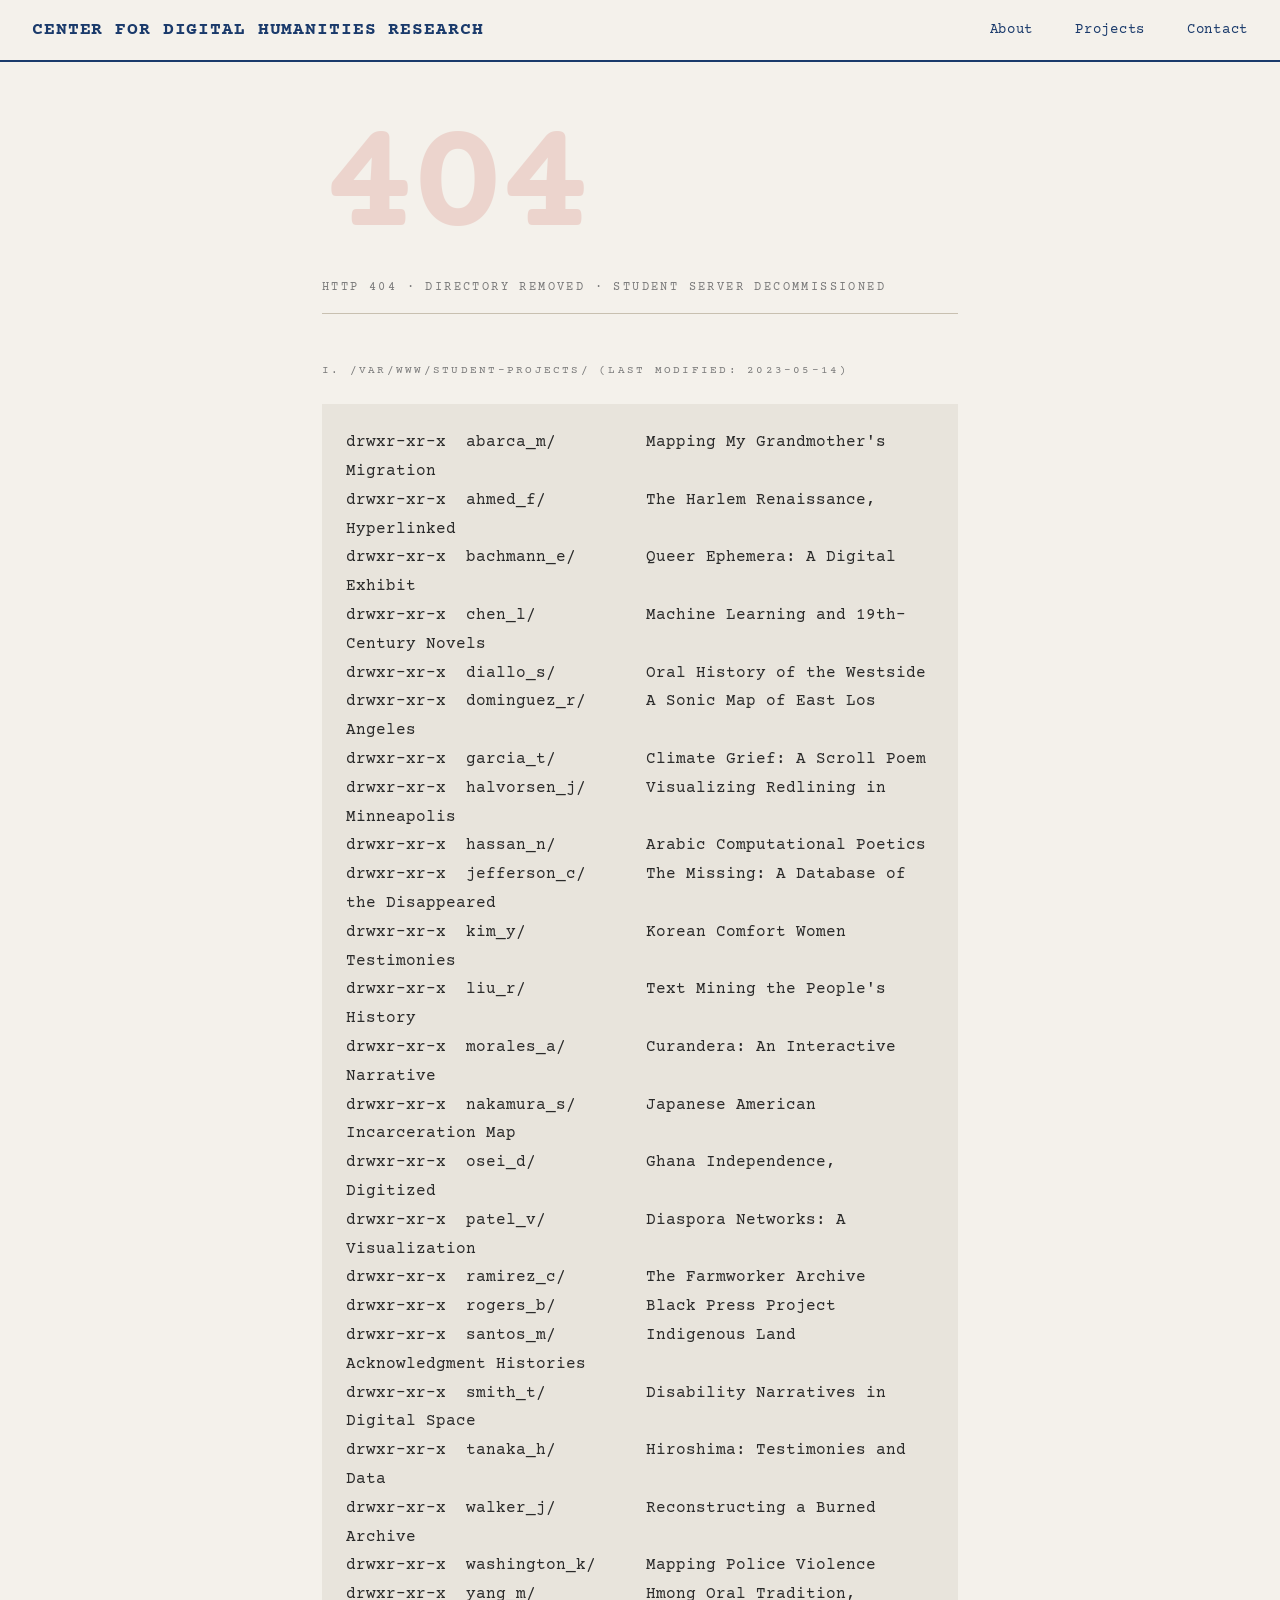
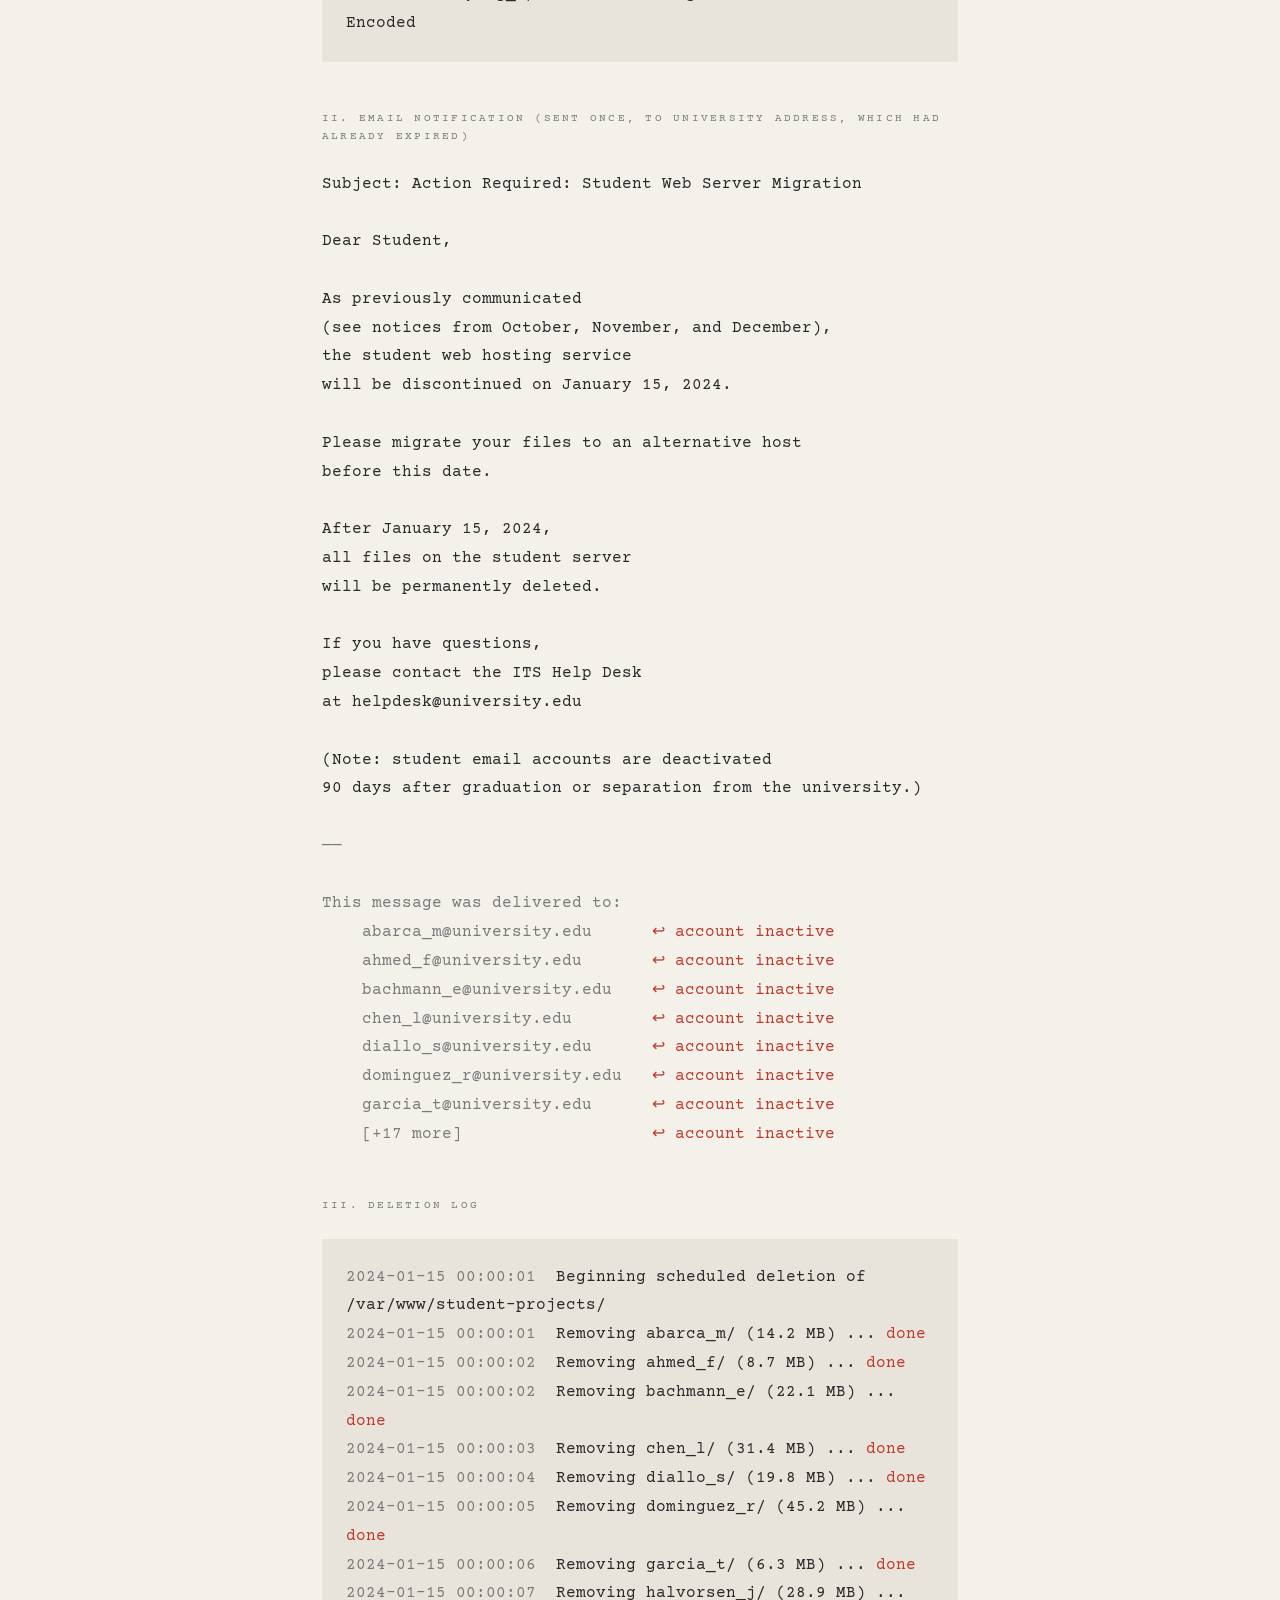
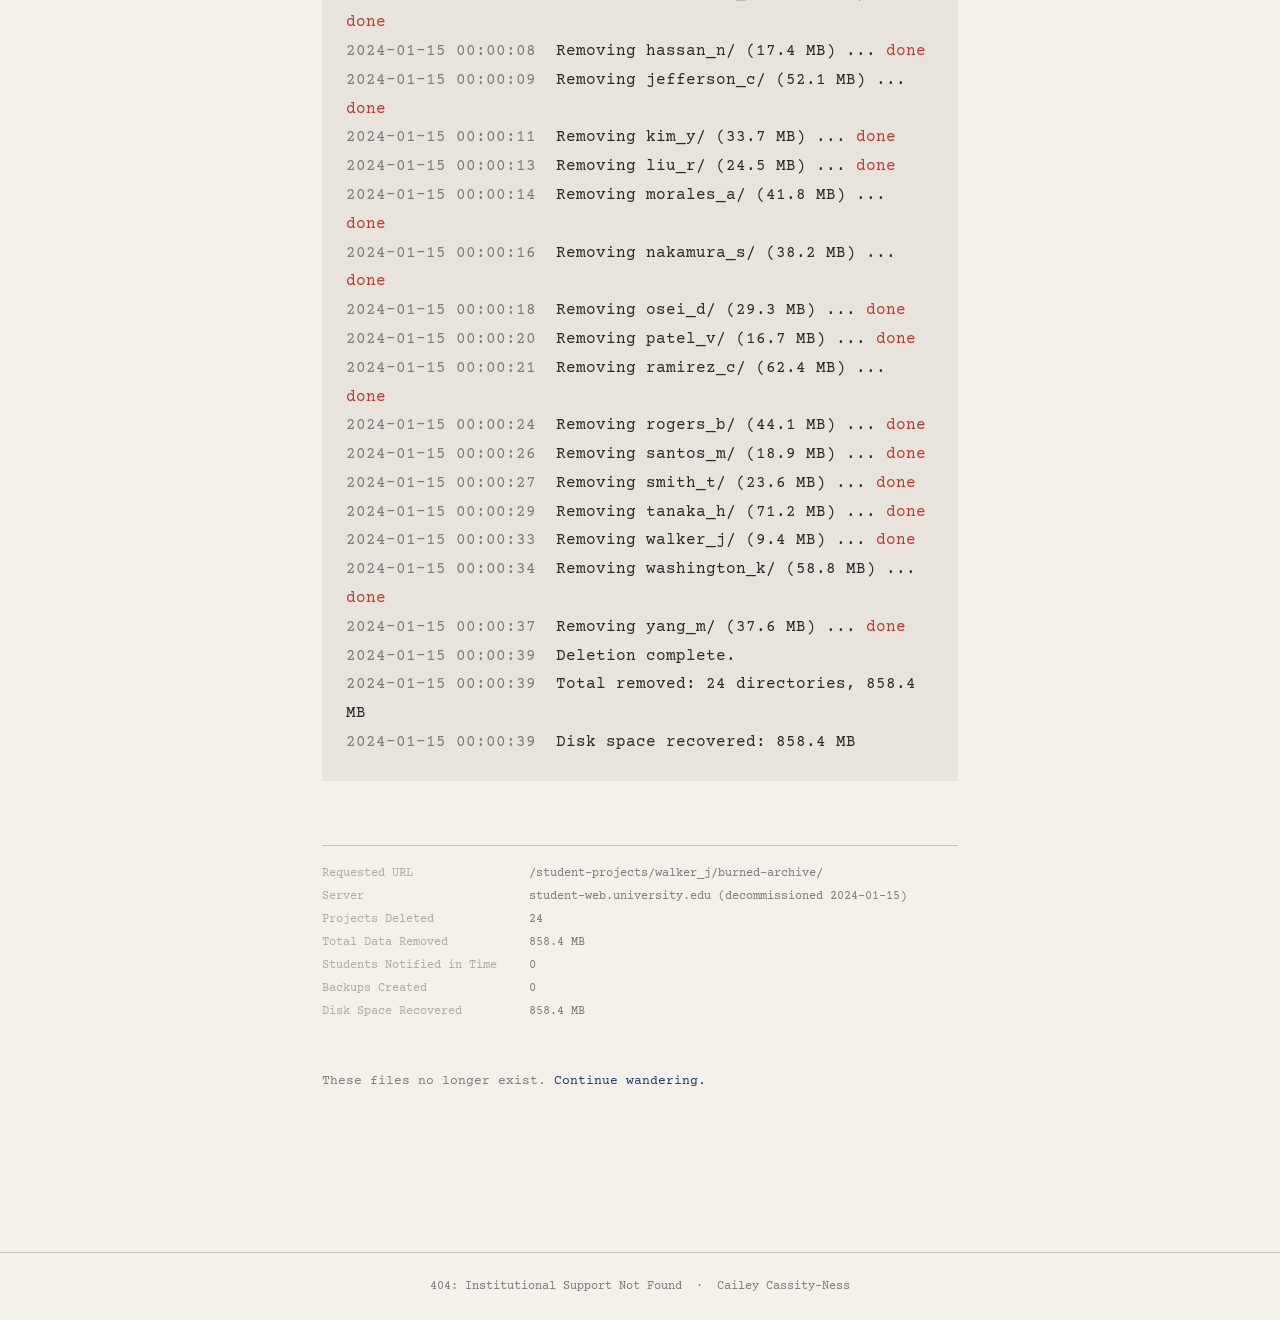
<file: poems/deleted-student-work.html>
<!DOCTYPE html>
<html lang="en">
<head>
  <meta charset="UTF-8" />
  <meta name="viewport" content="width=device-width, initial-scale=1.0" />
  <title>404 — Deleted Student Work</title>
  <link rel="stylesheet" href="../style.css" />
</head>
<body>

  <header class="site-header">
    <a href="../index.html" class="logo real-link">CENTER FOR DIGITAL HUMANITIES RESEARCH</a>
    <nav>
      <a href="../about.html" class="real-link">About</a>
      <a href="../projects.html" class="real-link">Projects</a>
      <a href="../contact.html" class="real-link">Contact</a>
    </nav>
  </header>

  <main class="error-page">
    <div class="error-code" aria-hidden="true">404</div>
    <div class="error-label">HTTP 404 · Directory Removed · Student Server Decommissioned</div>

    <article class="poem">
      <p class="poem-title">I. /var/www/student-projects/ (Last Modified: 2023-05-14)</p>
      <div class="verse"><pre class="code-poem">
drwxr-xr-x  abarca_m/         Mapping My Grandmother's Migration
drwxr-xr-x  ahmed_f/          The Harlem Renaissance, Hyperlinked
drwxr-xr-x  bachmann_e/       Queer Ephemera: A Digital Exhibit
drwxr-xr-x  chen_l/           Machine Learning and 19th-Century Novels
drwxr-xr-x  diallo_s/         Oral History of the Westside
drwxr-xr-x  dominguez_r/      A Sonic Map of East Los Angeles
drwxr-xr-x  garcia_t/         Climate Grief: A Scroll Poem
drwxr-xr-x  halvorsen_j/      Visualizing Redlining in Minneapolis
drwxr-xr-x  hassan_n/         Arabic Computational Poetics
drwxr-xr-x  jefferson_c/      The Missing: A Database of the Disappeared
drwxr-xr-x  kim_y/            Korean Comfort Women Testimonies
drwxr-xr-x  liu_r/            Text Mining the People's History
drwxr-xr-x  morales_a/        Curandera: An Interactive Narrative
drwxr-xr-x  nakamura_s/       Japanese American Incarceration Map
drwxr-xr-x  osei_d/           Ghana Independence, Digitized
drwxr-xr-x  patel_v/          Diaspora Networks: A Visualization
drwxr-xr-x  ramirez_c/        The Farmworker Archive
drwxr-xr-x  rogers_b/         Black Press Project
drwxr-xr-x  santos_m/         Indigenous Land Acknowledgment Histories
drwxr-xr-x  smith_t/          Disability Narratives in Digital Space
drwxr-xr-x  tanaka_h/         Hiroshima: Testimonies and Data
drwxr-xr-x  walker_j/         Reconstructing a Burned Archive
drwxr-xr-x  washington_k/     Mapping Police Violence
drwxr-xr-x  yang_m/           Hmong Oral Tradition, Encoded
</pre></div>
    </article>

    <article class="poem">
      <p class="poem-title">II. Email Notification (Sent Once, to University Address, Which Had Already Expired)</p>
      <div class="verse"><pre>
Subject: Action Required: Student Web Server Migration

Dear Student,

As previously communicated
(see notices from October, November, and December),
the student web hosting service
will be discontinued on January 15, 2024.

Please migrate your files to an alternative host
before this date.

After January 15, 2024,
all files on the student server
will be permanently deleted.

If you have questions,
please contact the ITS Help Desk
at helpdesk@university.edu

(Note: student email accounts are deactivated
90 days after graduation or separation from the university.)

<span class="muted">——

This message was delivered to:
    abarca_m@university.edu      <span class="red">↩ account inactive</span>
    ahmed_f@university.edu       <span class="red">↩ account inactive</span>
    bachmann_e@university.edu    <span class="red">↩ account inactive</span>
    chen_l@university.edu        <span class="red">↩ account inactive</span>
    diallo_s@university.edu      <span class="red">↩ account inactive</span>
    dominguez_r@university.edu   <span class="red">↩ account inactive</span>
    garcia_t@university.edu      <span class="red">↩ account inactive</span>
    [+17 more]                   <span class="red">↩ account inactive</span></span>
</pre></div>
    </article>

    <article class="poem">
      <p class="poem-title">III. Deletion Log</p>
      <div class="verse"><pre class="code-poem">
<span class="muted">2024-01-15 00:00:01</span>  Beginning scheduled deletion of /var/www/student-projects/
<span class="muted">2024-01-15 00:00:01</span>  Removing abarca_m/ (14.2 MB) ... <span class="red">done</span>
<span class="muted">2024-01-15 00:00:02</span>  Removing ahmed_f/ (8.7 MB) ... <span class="red">done</span>
<span class="muted">2024-01-15 00:00:02</span>  Removing bachmann_e/ (22.1 MB) ... <span class="red">done</span>
<span class="muted">2024-01-15 00:00:03</span>  Removing chen_l/ (31.4 MB) ... <span class="red">done</span>
<span class="muted">2024-01-15 00:00:04</span>  Removing diallo_s/ (19.8 MB) ... <span class="red">done</span>
<span class="muted">2024-01-15 00:00:05</span>  Removing dominguez_r/ (45.2 MB) ... <span class="red">done</span>
<span class="muted">2024-01-15 00:00:06</span>  Removing garcia_t/ (6.3 MB) ... <span class="red">done</span>
<span class="muted">2024-01-15 00:00:07</span>  Removing halvorsen_j/ (28.9 MB) ... <span class="red">done</span>
<span class="muted">2024-01-15 00:00:08</span>  Removing hassan_n/ (17.4 MB) ... <span class="red">done</span>
<span class="muted">2024-01-15 00:00:09</span>  Removing jefferson_c/ (52.1 MB) ... <span class="red">done</span>
<span class="muted">2024-01-15 00:00:11</span>  Removing kim_y/ (33.7 MB) ... <span class="red">done</span>
<span class="muted">2024-01-15 00:00:13</span>  Removing liu_r/ (24.5 MB) ... <span class="red">done</span>
<span class="muted">2024-01-15 00:00:14</span>  Removing morales_a/ (41.8 MB) ... <span class="red">done</span>
<span class="muted">2024-01-15 00:00:16</span>  Removing nakamura_s/ (38.2 MB) ... <span class="red">done</span>
<span class="muted">2024-01-15 00:00:18</span>  Removing osei_d/ (29.3 MB) ... <span class="red">done</span>
<span class="muted">2024-01-15 00:00:20</span>  Removing patel_v/ (16.7 MB) ... <span class="red">done</span>
<span class="muted">2024-01-15 00:00:21</span>  Removing ramirez_c/ (62.4 MB) ... <span class="red">done</span>
<span class="muted">2024-01-15 00:00:24</span>  Removing rogers_b/ (44.1 MB) ... <span class="red">done</span>
<span class="muted">2024-01-15 00:00:26</span>  Removing santos_m/ (18.9 MB) ... <span class="red">done</span>
<span class="muted">2024-01-15 00:00:27</span>  Removing smith_t/ (23.6 MB) ... <span class="red">done</span>
<span class="muted">2024-01-15 00:00:29</span>  Removing tanaka_h/ (71.2 MB) ... <span class="red">done</span>
<span class="muted">2024-01-15 00:00:33</span>  Removing walker_j/ (9.4 MB) ... <span class="red">done</span>
<span class="muted">2024-01-15 00:00:34</span>  Removing washington_k/ (58.8 MB) ... <span class="red">done</span>
<span class="muted">2024-01-15 00:00:37</span>  Removing yang_m/ (37.6 MB) ... <span class="red">done</span>
<span class="muted">2024-01-15 00:00:39</span>  Deletion complete.
<span class="muted">2024-01-15 00:00:39</span>  Total removed: 24 directories, 858.4 MB
<span class="muted">2024-01-15 00:00:39</span>  Disk space recovered: 858.4 MB
</pre></div>
    </article>

    <div class="error-meta">
      <table>
        <tr><td>Requested URL</td><td>/student-projects/walker_j/burned-archive/</td></tr>
        <tr><td>Server</td><td>student-web.university.edu (decommissioned 2024-01-15)</td></tr>
        <tr><td>Projects Deleted</td><td>24</td></tr>
        <tr><td>Total Data Removed</td><td>858.4 MB</td></tr>
        <tr><td>Students Notified in Time</td><td>0</td></tr>
        <tr><td>Backups Created</td><td>0</td></tr>
        <tr><td>Disk Space Recovered</td><td>858.4 MB</td></tr>
      </table>
    </div>

    <p class="wander-prompt">
      These files no longer exist. <a href="../404.html">Continue wandering.</a>
    </p>
  </main>

  <footer class="site-footer">
    404: Institutional Support Not Found &nbsp;·&nbsp; Cailey Cassity-Ness
  </footer>

</body>
</html>
</file>
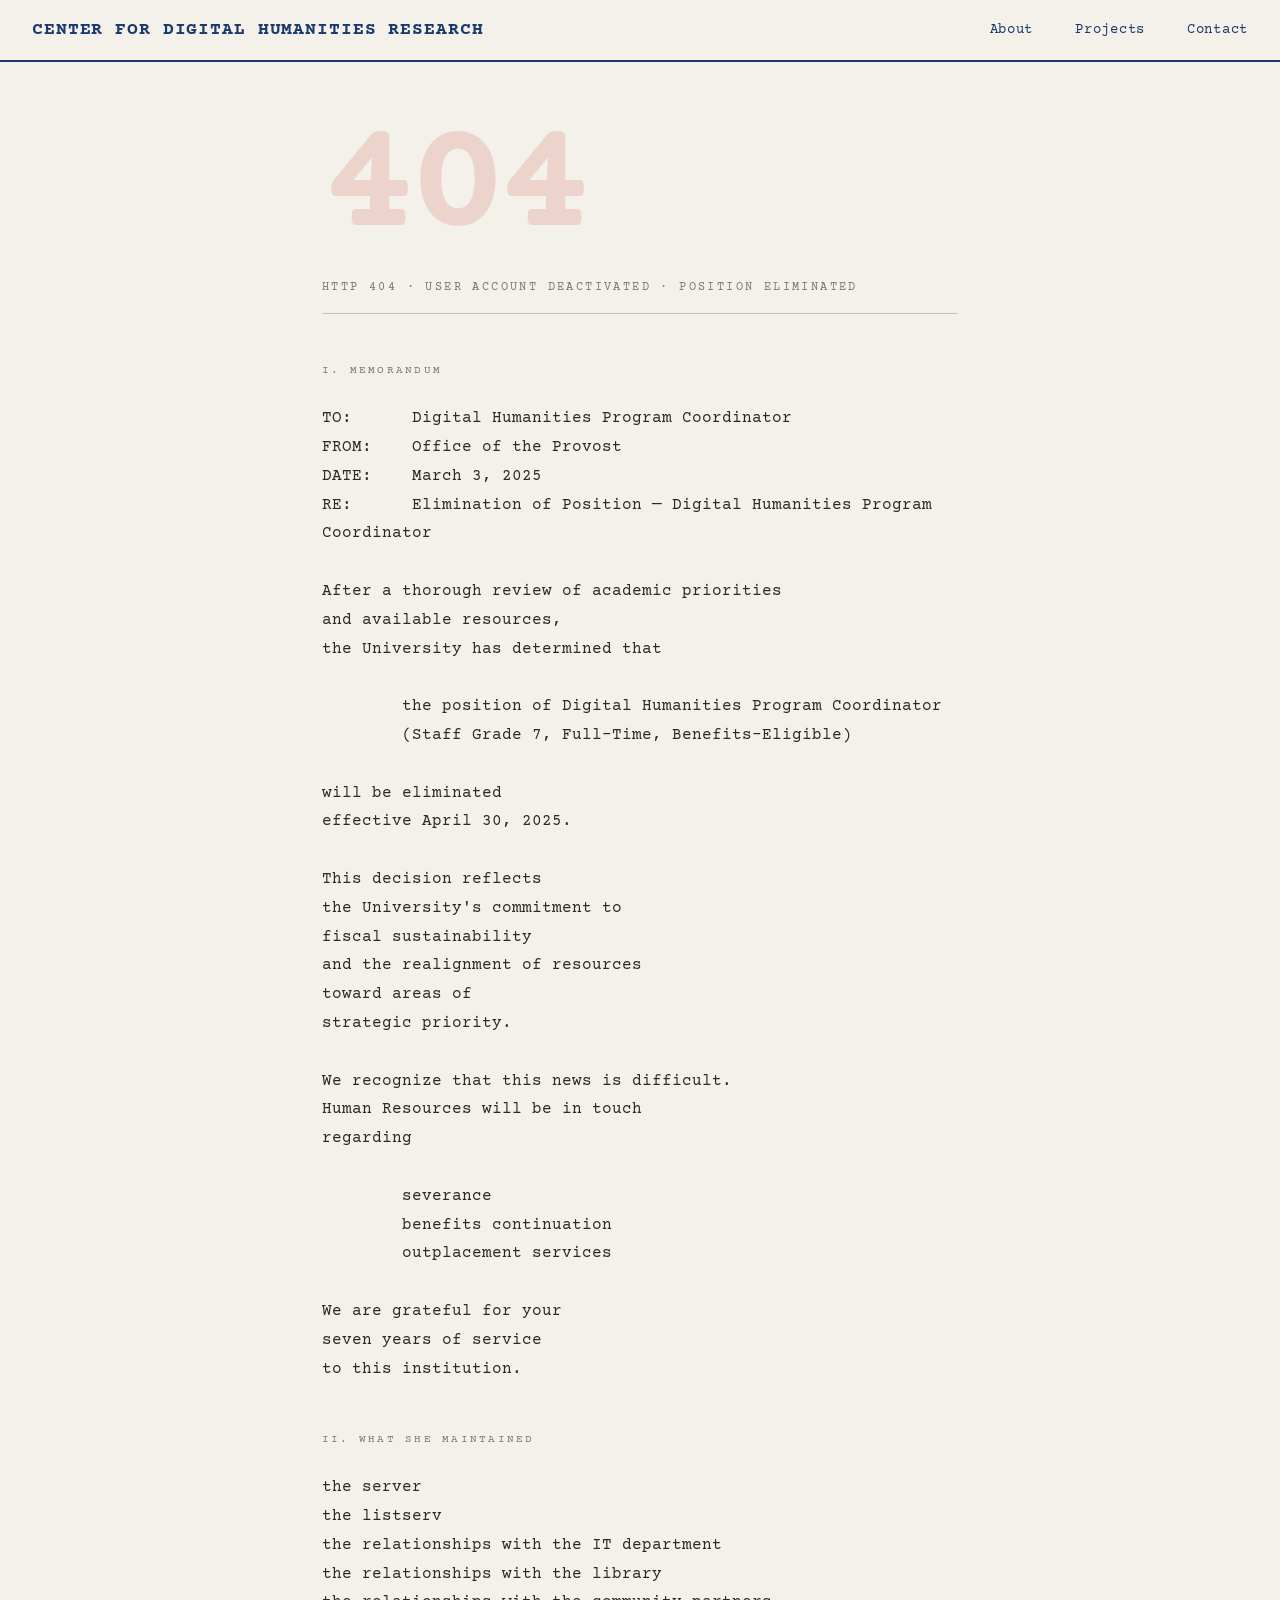
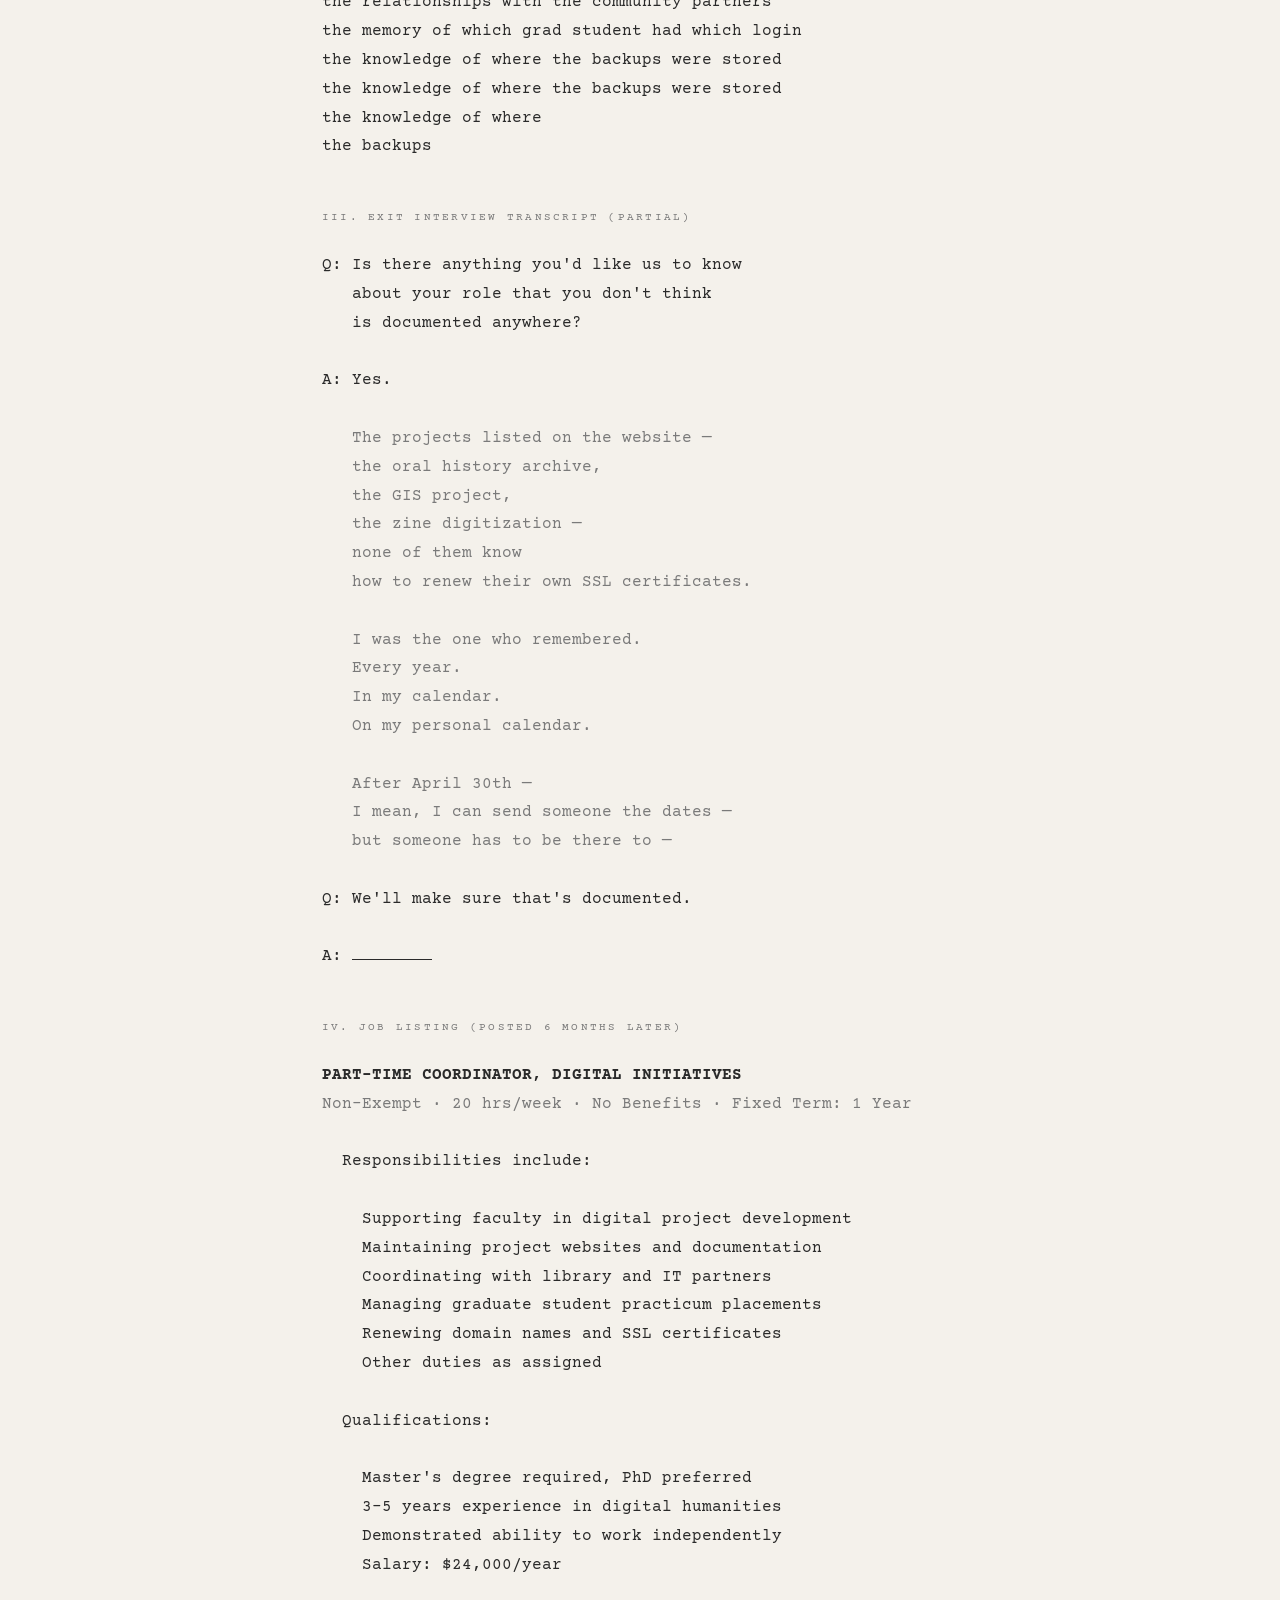
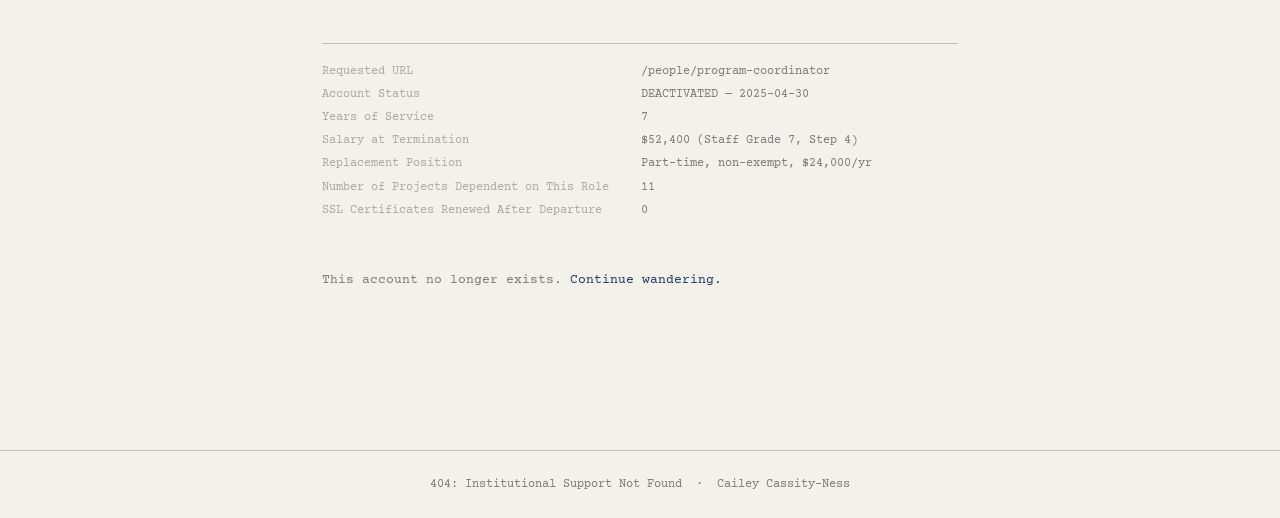
<file: poems/eliminated-position.html>
<!DOCTYPE html>
<html lang="en">
<head>
  <meta charset="UTF-8" />
  <meta name="viewport" content="width=device-width, initial-scale=1.0" />
  <title>404 — Eliminated Position</title>
  <link rel="stylesheet" href="../style.css" />
</head>
<body>

  <header class="site-header">
    <a href="../index.html" class="logo real-link">CENTER FOR DIGITAL HUMANITIES RESEARCH</a>
    <nav>
      <a href="../about.html" class="real-link">About</a>
      <a href="../projects.html" class="real-link">Projects</a>
      <a href="../contact.html" class="real-link">Contact</a>
    </nav>
  </header>

  <main class="error-page">
    <div class="error-code" aria-hidden="true">404</div>
    <div class="error-label">HTTP 404 · User Account Deactivated · Position Eliminated</div>

    <article class="poem">
      <p class="poem-title">I. Memorandum</p>
      <div class="verse"><pre>
TO:      Digital Humanities Program Coordinator
FROM:    Office of the Provost
DATE:    March 3, 2025
RE:      Elimination of Position — Digital Humanities Program Coordinator

After a thorough review of academic priorities
and available resources,
the University has determined that

        the position of Digital Humanities Program Coordinator
        (Staff Grade 7, Full-Time, Benefits-Eligible)

will be eliminated
effective April 30, 2025.

This decision reflects
the University's commitment to
fiscal sustainability
and the realignment of resources
toward areas of
strategic priority.

We recognize that this news is difficult.
Human Resources will be in touch
regarding

        severance
        benefits continuation
        outplacement services

We are grateful for your
seven years of service
to this institution.
</pre></div>
    </article>

    <article class="poem">
      <p class="poem-title">II. What She Maintained</p>
      <div class="verse"><pre>
the server
the listserv
the relationships with the IT department
the relationships with the library
the relationships with the community partners
the memory of which grad student had which login
the knowledge of where the backups were stored
the knowledge of where the backups were stored
the knowledge of where
the backups
</pre></div>
    </article>

    <article class="poem">
      <p class="poem-title">III. Exit Interview Transcript (partial)</p>
      <div class="verse"><pre>
Q: Is there anything you'd like us to know
   about your role that you don't think
   is documented anywhere?

A: Yes.

   <span class="muted">The projects listed on the website —
   the oral history archive,
   the GIS project,
   the zine digitization —
   none of them know
   how to renew their own SSL certificates.

   I was the one who remembered.
   Every year.
   In my calendar.
   On my personal calendar.

   After April 30th —
   I mean, I can send someone the dates —
   but someone has to be there to —</span>

Q: We'll make sure that's documented.

A: <span class="blank"></span>
</pre></div>
    </article>

    <article class="poem">
      <p class="poem-title">IV. Job Listing (Posted 6 Months Later)</p>
      <div class="verse"><pre>
<span class="bold">PART-TIME COORDINATOR, DIGITAL INITIATIVES</span>
<span class="muted">Non-Exempt · 20 hrs/week · No Benefits · Fixed Term: 1 Year</span>

<span class="indent-1">Responsibilities include:</span>

<span class="indent-2">Supporting faculty in digital project development</span>
<span class="indent-2">Maintaining project websites and documentation</span>
<span class="indent-2">Coordinating with library and IT partners</span>
<span class="indent-2">Managing graduate student practicum placements</span>
<span class="indent-2">Renewing domain names and SSL certificates</span>
<span class="indent-2">Other duties as assigned</span>

<span class="indent-1">Qualifications:</span>

<span class="indent-2">Master's degree required, PhD preferred</span>
<span class="indent-2">3-5 years experience in digital humanities</span>
<span class="indent-2">Demonstrated ability to work independently</span>
<span class="indent-2">Salary: $24,000/year</span>
</pre></div>
    </article>

    <div class="error-meta">
      <table>
        <tr><td>Requested URL</td><td>/people/program-coordinator</td></tr>
        <tr><td>Account Status</td><td>DEACTIVATED — 2025-04-30</td></tr>
        <tr><td>Years of Service</td><td>7</td></tr>
        <tr><td>Salary at Termination</td><td>$52,400 (Staff Grade 7, Step 4)</td></tr>
        <tr><td>Replacement Position</td><td>Part-time, non-exempt, $24,000/yr</td></tr>
        <tr><td>Number of Projects Dependent on This Role</td><td>11</td></tr>
        <tr><td>SSL Certificates Renewed After Departure</td><td>0</td></tr>
      </table>
    </div>

    <p class="wander-prompt">
      This account no longer exists. <a href="../404.html">Continue wandering.</a>
    </p>
  </main>

  <footer class="site-footer">
    404: Institutional Support Not Found &nbsp;·&nbsp; Cailey Cassity-Ness
  </footer>

</body>
</html>
</file>
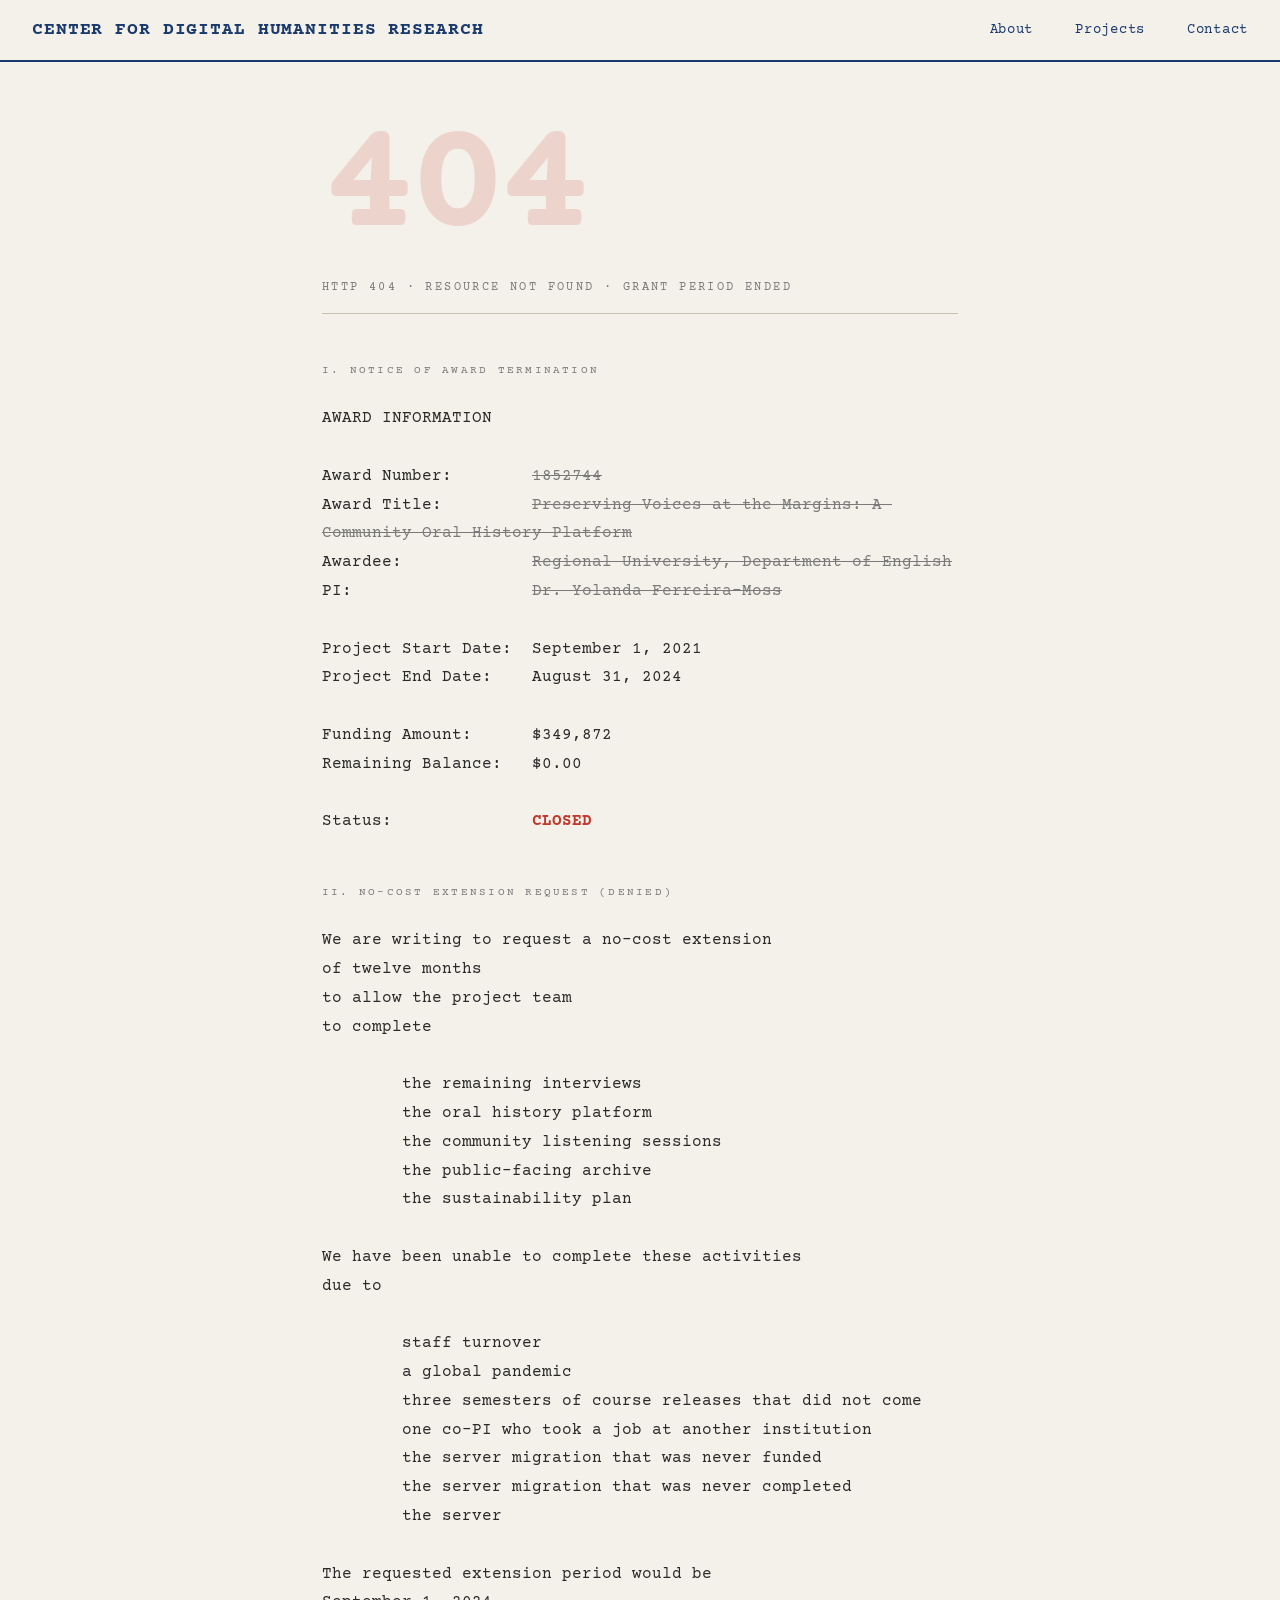
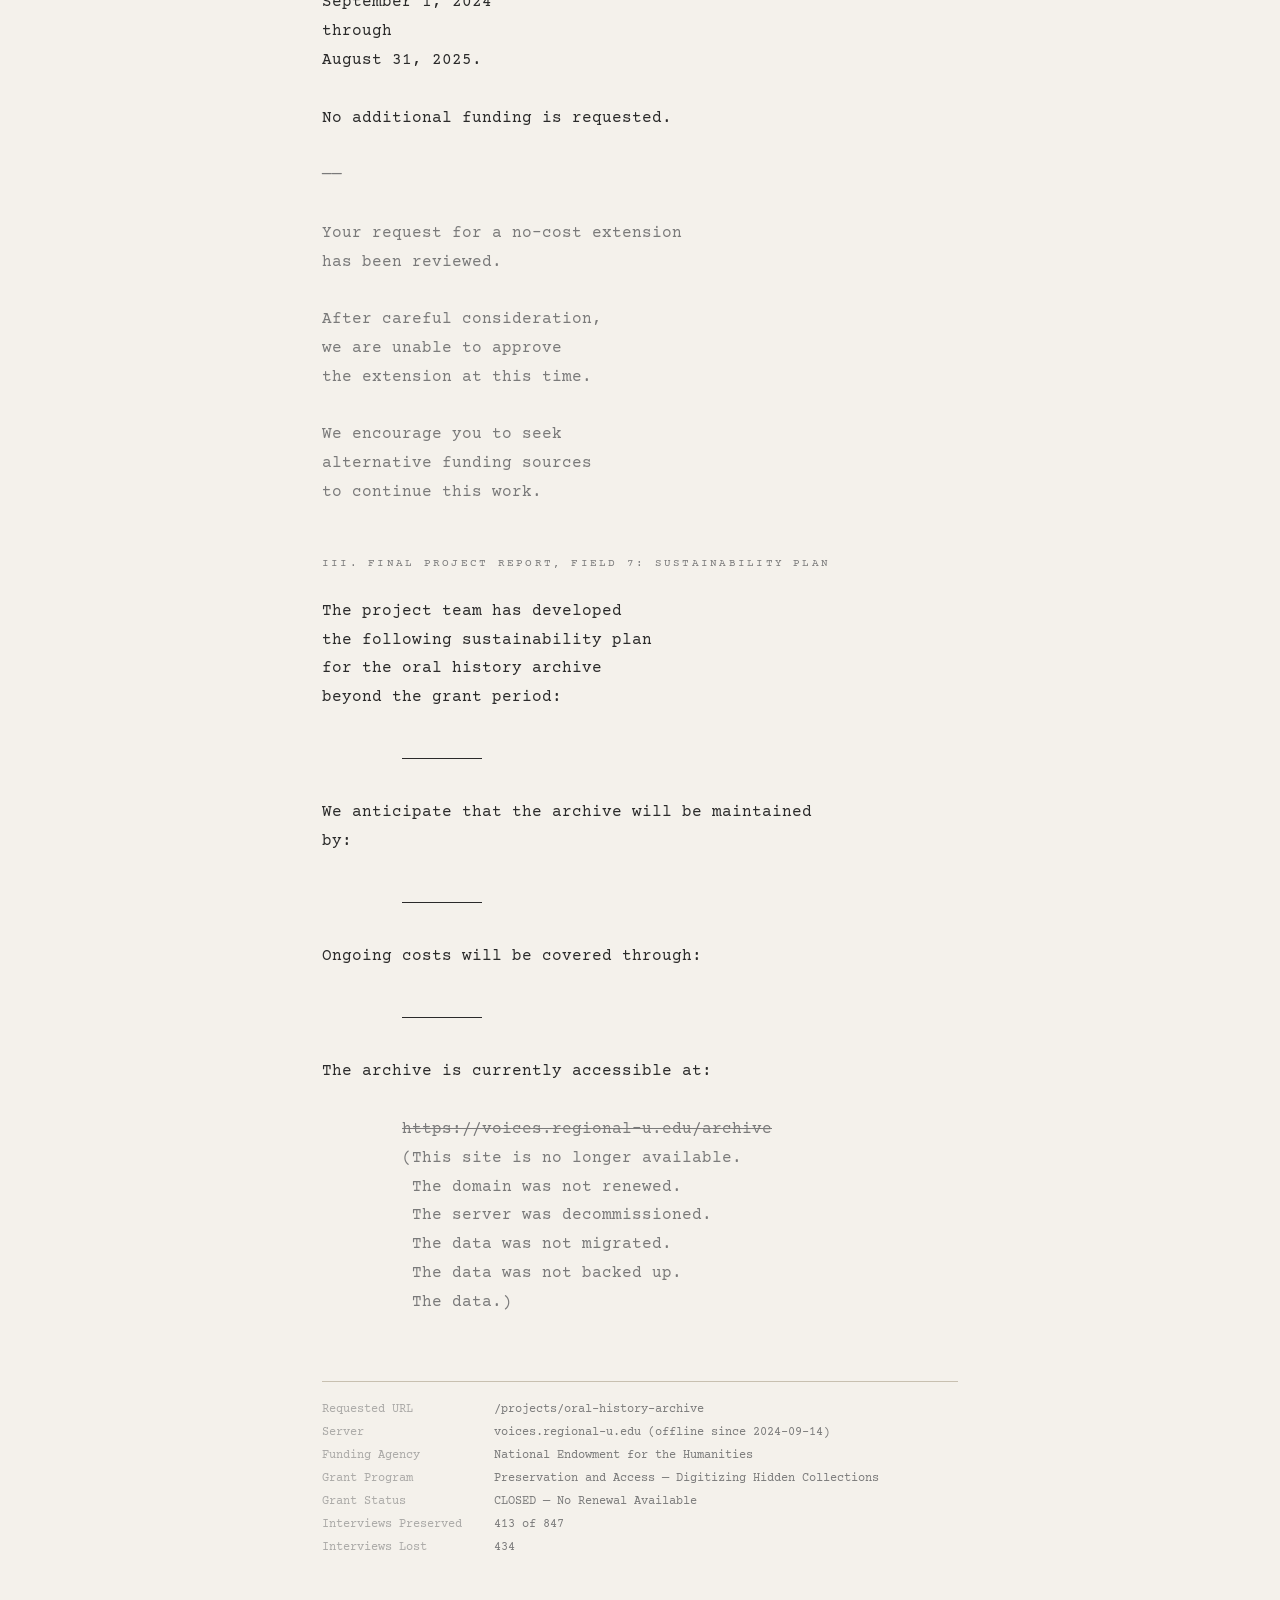
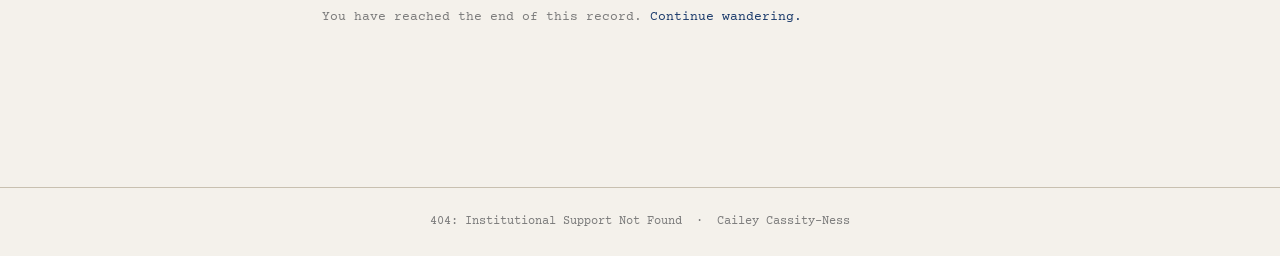
<file: poems/expired-grant.html>
<!DOCTYPE html>
<html lang="en">
<head>
  <meta charset="UTF-8" />
  <meta name="viewport" content="width=device-width, initial-scale=1.0" />
  <title>404 — Expired Grant</title>
  <link rel="stylesheet" href="../style.css" />
</head>
<body>

  <header class="site-header">
    <a href="../index.html" class="logo real-link">CENTER FOR DIGITAL HUMANITIES RESEARCH</a>
    <nav>
      <a href="../about.html" class="real-link">About</a>
      <a href="../projects.html" class="real-link">Projects</a>
      <a href="../contact.html" class="real-link">Contact</a>
    </nav>
  </header>

  <main class="error-page">
    <div class="error-code" aria-hidden="true">404</div>
    <div class="error-label">HTTP 404 · Resource Not Found · Grant Period Ended</div>

    <article class="poem">
      <p class="poem-title">I. Notice of Award Termination</p>
      <div class="verse"><pre>
AWARD INFORMATION

Award Number:        <span class="struck">1852744</span>
Award Title:         <span class="struck">Preserving Voices at the Margins: A Community Oral History Platform</span>
Awardee:             <span class="struck">Regional University, Department of English</span>
PI:                  <span class="struck">Dr. Yolanda Ferreira-Moss</span>

Project Start Date:  September 1, 2021
Project End Date:    August 31, 2024

Funding Amount:      $349,872
Remaining Balance:   $0.00

Status:              <span class="bold red">CLOSED</span>
</pre></div>
    </article>

    <article class="poem">
      <p class="poem-title">II. No-Cost Extension Request (Denied)</p>
      <div class="verse"><pre>
We are writing to request a no-cost extension
of twelve months
to allow the project team
to complete

        the remaining interviews
        the oral history platform
        the community listening sessions
        the public-facing archive
        the sustainability plan

We have been unable to complete these activities
due to

        staff turnover
        a global pandemic
        three semesters of course releases that did not come
        one co-PI who took a job at another institution
        the server migration that was never funded
        the server migration that was never completed
        the server

The requested extension period would be
September 1, 2024
through
August 31, 2025.

No additional funding is requested.

<span class="muted">——</span>

<span class="muted">Your request for a no-cost extension
has been reviewed.

After careful consideration,
we are unable to approve
the extension at this time.

We encourage you to seek
alternative funding sources
to continue this work.</span>
</pre></div>
    </article>

    <article class="poem">
      <p class="poem-title">III. Final Project Report, Field 7: Sustainability Plan</p>
      <div class="verse"><pre>
The project team has developed
the following sustainability plan
for the oral history archive
beyond the grant period:

        <span class="blank"></span>

We anticipate that the archive will be maintained
by:

        <span class="blank"></span>

Ongoing costs will be covered through:

        <span class="blank"></span>

The archive is currently accessible at:

        <span class="struck">https://voices.regional-u.edu/archive</span>
        <span class="muted">(This site is no longer available.
         The domain was not renewed.
         The server was decommissioned.
         The data was not migrated.
         The data was not backed up.
         The data.)</span>
</pre></div>
    </article>

    <div class="error-meta">
      <table>
        <tr><td>Requested URL</td><td>/projects/oral-history-archive</td></tr>
        <tr><td>Server</td><td>voices.regional-u.edu (offline since 2024-09-14)</td></tr>
        <tr><td>Funding Agency</td><td>National Endowment for the Humanities</td></tr>
        <tr><td>Grant Program</td><td>Preservation and Access — Digitizing Hidden Collections</td></tr>
        <tr><td>Grant Status</td><td>CLOSED — No Renewal Available</td></tr>
        <tr><td>Interviews Preserved</td><td>413 of 847</td></tr>
        <tr><td>Interviews Lost</td><td>434</td></tr>
      </table>
    </div>

    <p class="wander-prompt">
      You have reached the end of this record. <a href="../404.html">Continue wandering.</a>
    </p>
  </main>

  <footer class="site-footer">
    404: Institutional Support Not Found &nbsp;·&nbsp; Cailey Cassity-Ness
  </footer>

</body>
</html>
</file>
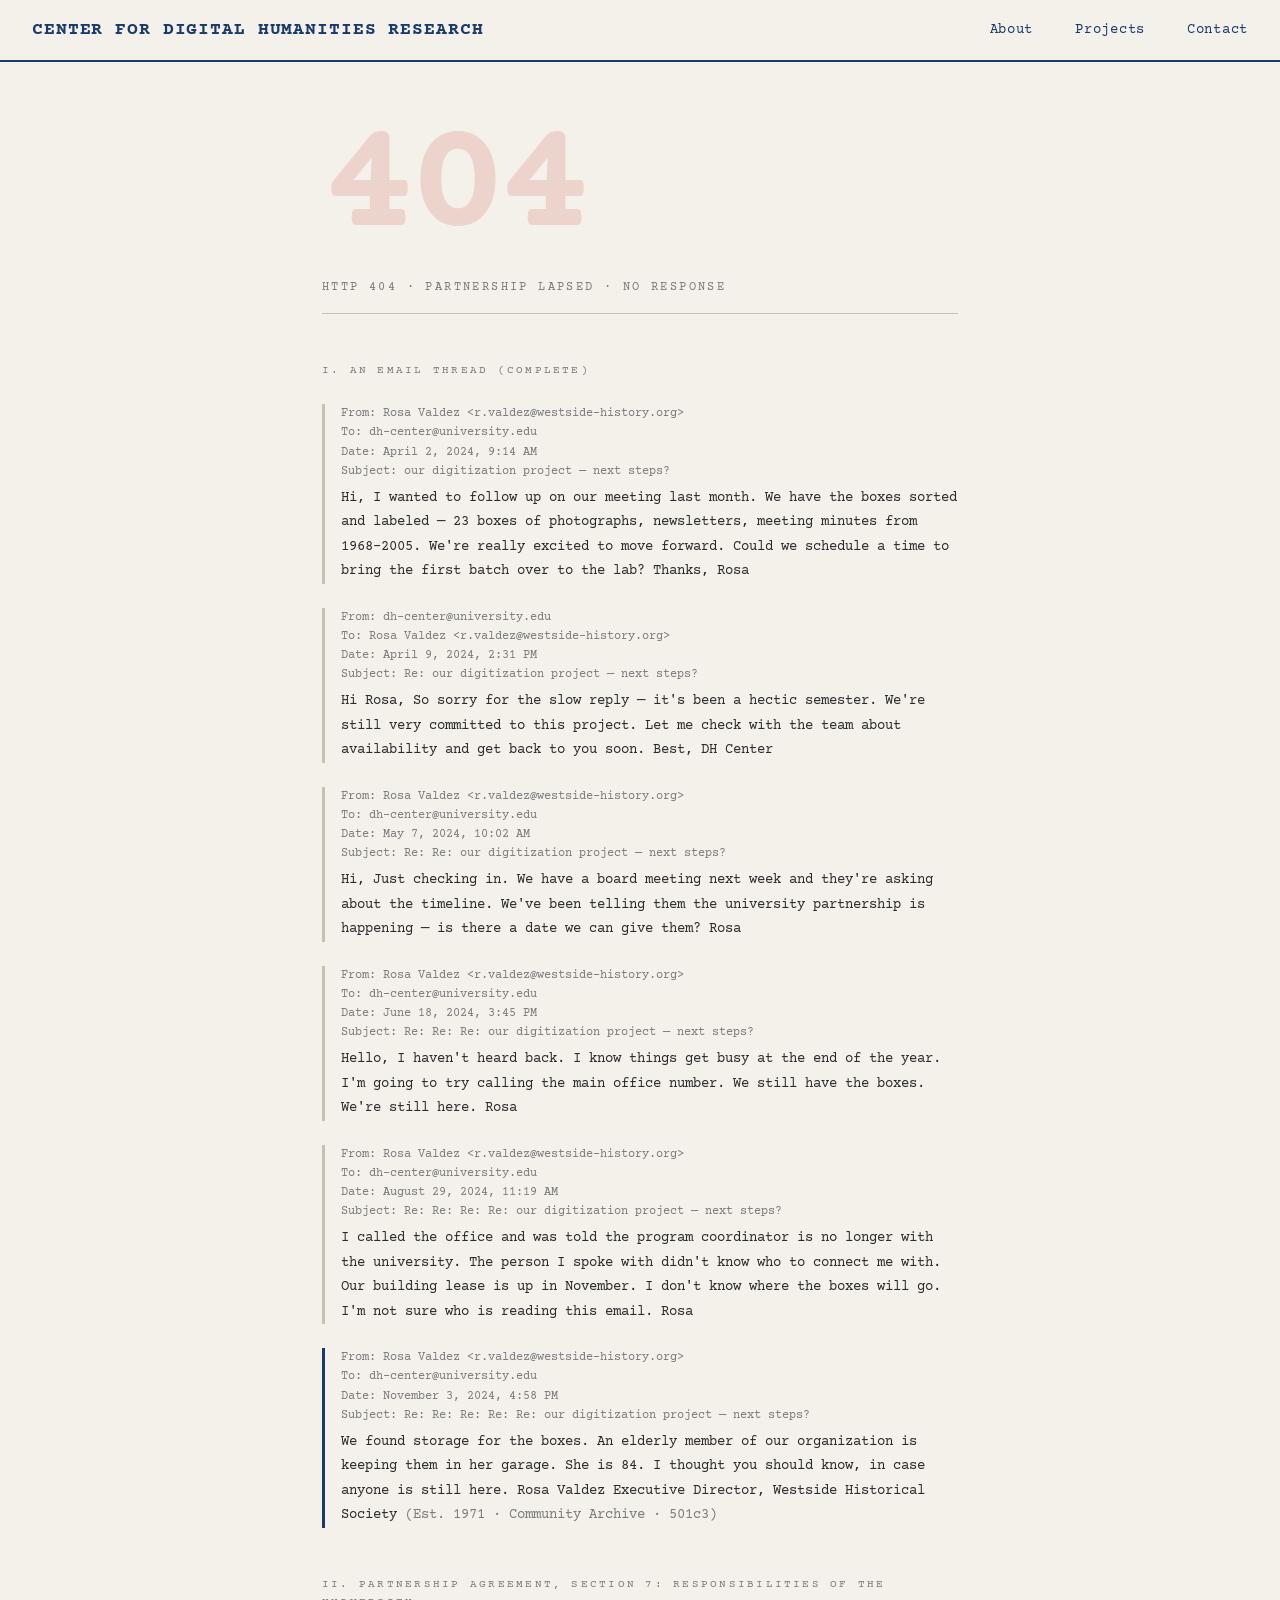
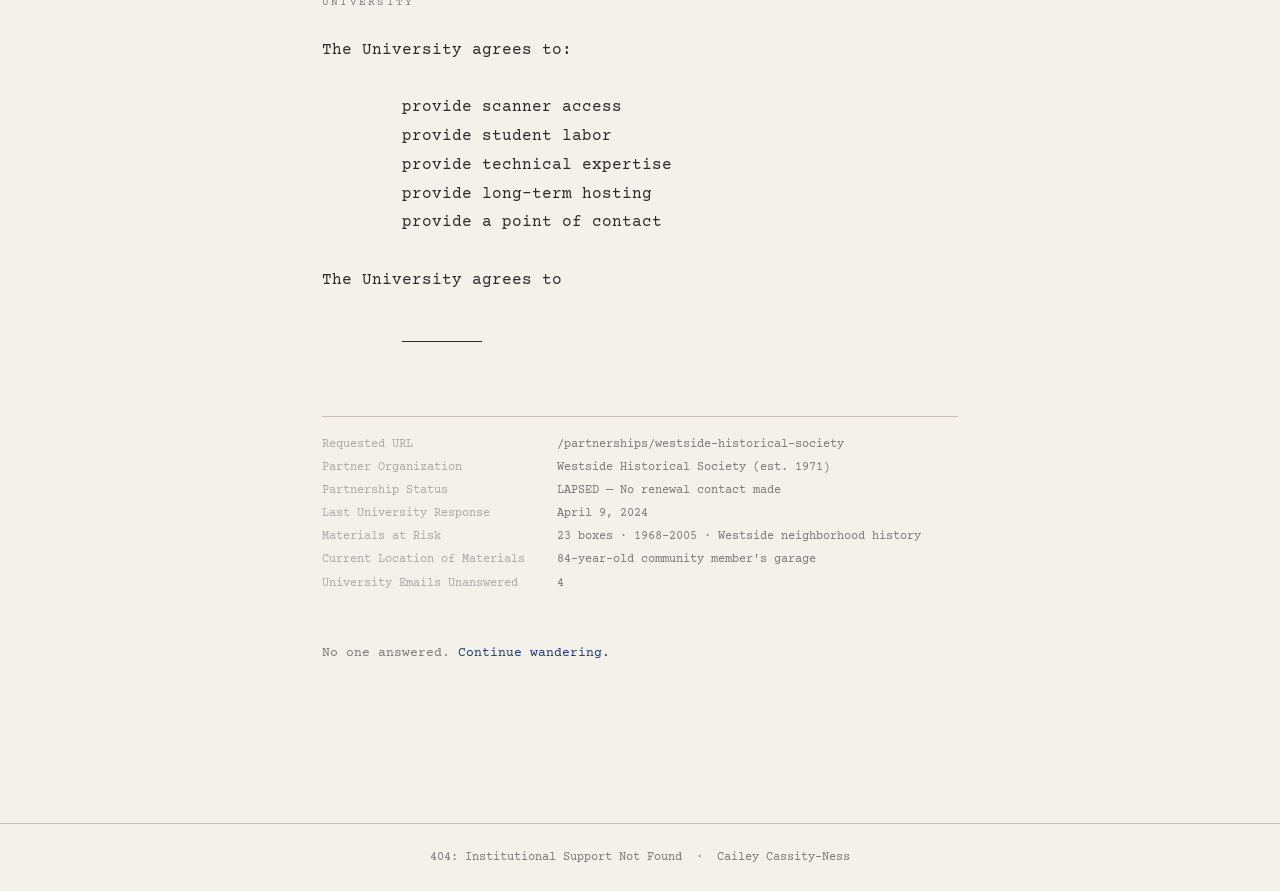
<file: poems/orphaned-partnership.html>
<!DOCTYPE html>
<html lang="en">
<head>
  <meta charset="UTF-8" />
  <meta name="viewport" content="width=device-width, initial-scale=1.0" />
  <title>404 — Orphaned Partnership</title>
  <link rel="stylesheet" href="../style.css" />
</head>
<body>

  <header class="site-header">
    <a href="../index.html" class="logo real-link">CENTER FOR DIGITAL HUMANITIES RESEARCH</a>
    <nav>
      <a href="../about.html" class="real-link">About</a>
      <a href="../projects.html" class="real-link">Projects</a>
      <a href="../contact.html" class="real-link">Contact</a>
    </nav>
  </header>

  <main class="error-page">
    <div class="error-code" aria-hidden="true">404</div>
    <div class="error-label">HTTP 404 · Partnership Lapsed · No Response</div>

    <article class="poem">
      <p class="poem-title">I. An Email Thread (Complete)</p>
      <div class="email-thread">

        <div class="message">
          <div class="from">From: Rosa Valdez &lt;r.valdez@westside-history.org&gt;<br />To: dh-center@university.edu<br />Date: April 2, 2024, 9:14 AM<br />Subject: our digitization project — next steps?</div>
          <div class="body">Hi,

I wanted to follow up on our meeting last month. We have the boxes sorted and labeled — 23 boxes of photographs, newsletters, meeting minutes from 1968–2005. We're really excited to move forward.

Could we schedule a time to bring the first batch over to the lab?

Thanks,
Rosa</div>
        </div>

        <div class="message">
          <div class="from">From: dh-center@university.edu<br />To: Rosa Valdez &lt;r.valdez@westside-history.org&gt;<br />Date: April 9, 2024, 2:31 PM<br />Subject: Re: our digitization project — next steps?</div>
          <div class="body">Hi Rosa,

So sorry for the slow reply — it's been a hectic semester. We're still very committed to this project. Let me check with the team about availability and get back to you soon.

Best,
DH Center</div>
        </div>

        <div class="message">
          <div class="from">From: Rosa Valdez &lt;r.valdez@westside-history.org&gt;<br />To: dh-center@university.edu<br />Date: May 7, 2024, 10:02 AM<br />Subject: Re: Re: our digitization project — next steps?</div>
          <div class="body">Hi,

Just checking in. We have a board meeting next week and they're asking about the timeline. We've been telling them the university partnership is happening — is there a date we can give them?

Rosa</div>
        </div>

        <div class="message">
          <div class="from">From: Rosa Valdez &lt;r.valdez@westside-history.org&gt;<br />To: dh-center@university.edu<br />Date: June 18, 2024, 3:45 PM<br />Subject: Re: Re: Re: our digitization project — next steps?</div>
          <div class="body">Hello,

I haven't heard back. I know things get busy at the end of the year. I'm going to try calling the main office number.

We still have the boxes. We're still here.

Rosa</div>
        </div>

        <div class="message">
          <div class="from">From: Rosa Valdez &lt;r.valdez@westside-history.org&gt;<br />To: dh-center@university.edu<br />Date: August 29, 2024, 11:19 AM<br />Subject: Re: Re: Re: Re: our digitization project — next steps?</div>
          <div class="body">I called the office and was told the program coordinator is no longer with the university. The person I spoke with didn't know who to connect me with.

Our building lease is up in November. I don't know where the boxes will go.

I'm not sure who is reading this email.

Rosa</div>
        </div>

        <div class="message unread">
          <div class="from">From: Rosa Valdez &lt;r.valdez@westside-history.org&gt;<br />To: dh-center@university.edu<br />Date: November 3, 2024, 4:58 PM<br />Subject: Re: Re: Re: Re: Re: our digitization project — next steps?</div>
          <div class="body">We found storage for the boxes. An elderly member of our organization is keeping them in her garage.

She is 84.

I thought you should know, in case anyone is still here.

Rosa Valdez
Executive Director, Westside Historical Society
<span class="muted">(Est. 1971 · Community Archive · 501c3)</span></div>
        </div>

      </div>
    </article>

    <article class="poem">
      <p class="poem-title">II. Partnership Agreement, Section 7: Responsibilities of the University</p>
      <div class="verse"><pre>
The University agrees to:

        provide scanner access
        provide student labor
        provide technical expertise
        provide long-term hosting
        provide a point of contact

The University agrees to

        <span class="blank"></span>
</pre></div>
    </article>

    <div class="error-meta">
      <table>
        <tr><td>Requested URL</td><td>/partnerships/westside-historical-society</td></tr>
        <tr><td>Partner Organization</td><td>Westside Historical Society (est. 1971)</td></tr>
        <tr><td>Partnership Status</td><td>LAPSED — No renewal contact made</td></tr>
        <tr><td>Last University Response</td><td>April 9, 2024</td></tr>
        <tr><td>Materials at Risk</td><td>23 boxes · 1968–2005 · Westside neighborhood history</td></tr>
        <tr><td>Current Location of Materials</td><td>84-year-old community member's garage</td></tr>
        <tr><td>University Emails Unanswered</td><td>4</td></tr>
      </table>
    </div>

    <p class="wander-prompt">
      No one answered. <a href="../404.html">Continue wandering.</a>
    </p>
  </main>

  <footer class="site-footer">
    404: Institutional Support Not Found &nbsp;·&nbsp; Cailey Cassity-Ness
  </footer>

</body>
</html>
</file>
<file: style.css>
@import url('https://fonts.googleapis.com/css2?family=Courier+Prime:ital,wght@0,400;0,700;1,400&display=swap');

*, *::before, *::after {
  box-sizing: border-box;
  margin: 0;
  padding: 0;
}

:root {
  --bg: #f4f1eb;
  --text: #2a2a2a;
  --muted: #7a7a7a;
  --blue: #1a3a6b;
  --red: #c0392b;
  --border: #c8c0b0;
  --code-bg: #e8e4dc;
}

html {
  font-family: 'Courier Prime', 'Courier New', monospace;
  background: var(--bg);
  color: var(--text);
  font-size: 16px;
  line-height: 1.6;
}

body {
  min-height: 100vh;
}

/* ─── SITE HEADER ─── */
.site-header {
  border-bottom: 2px solid var(--blue);
  padding: 1rem 2rem;
  display: flex;
  justify-content: space-between;
  align-items: center;
  background: var(--bg);
}

.site-header .logo {
  font-size: 1.1rem;
  font-weight: 700;
  color: var(--blue);
  text-decoration: none;
  letter-spacing: 0.05em;
}

.site-header nav a {
  color: var(--blue);
  text-decoration: none;
  margin-left: 2rem;
  font-size: 0.9rem;
  letter-spacing: 0.05em;
}

.site-header nav a:hover {
  text-decoration: underline;
}

/* ─── INDEX PAGE ─── */
.hero {
  padding: 4rem 2rem 2rem;
  max-width: 900px;
  margin: 0 auto;
  border-bottom: 1px solid var(--border);
}

.hero h1 {
  font-size: 2rem;
  color: var(--blue);
  margin-bottom: 1rem;
  line-height: 1.3;
}

.hero p {
  color: var(--muted);
  font-size: 1rem;
  max-width: 600px;
}

.content-grid {
  max-width: 900px;
  margin: 3rem auto;
  padding: 0 2rem;
  display: grid;
  grid-template-columns: 2fr 1fr;
  gap: 3rem;
}

.projects h2,
.news h2 {
  font-size: 0.75rem;
  letter-spacing: 0.15em;
  text-transform: uppercase;
  color: var(--muted);
  border-bottom: 1px solid var(--border);
  padding-bottom: 0.5rem;
  margin-bottom: 1.5rem;
}

.project-item {
  margin-bottom: 2rem;
  padding-bottom: 2rem;
  border-bottom: 1px solid var(--border);
}

.project-item:last-child {
  border-bottom: none;
}

.project-item h3 {
  font-size: 1.05rem;
  margin-bottom: 0.4rem;
}

.project-item h3 a {
  color: var(--blue);
  text-decoration: none;
}

.project-item h3 a:hover {
  text-decoration: underline;
}

.project-item .meta {
  font-size: 0.8rem;
  color: var(--muted);
  margin-bottom: 0.5rem;
}

.project-item p {
  font-size: 0.9rem;
}

.news-item {
  margin-bottom: 1.2rem;
  font-size: 0.85rem;
}

.news-item .date {
  color: var(--muted);
  display: block;
  font-size: 0.75rem;
}

.news-item a {
  color: var(--blue);
  text-decoration: none;
}

.news-item a:hover {
  text-decoration: underline;
}

/* ─── 404 / POEM PAGES ─── */
.error-page {
  max-width: 700px;
  margin: 0 auto;
  padding: 3rem 2rem 6rem;
}

.error-code {
  font-size: clamp(5rem, 18vw, 10rem);
  font-weight: 700;
  color: var(--red);
  line-height: 1;
  letter-spacing: -0.05em;
  margin-bottom: 0.5rem;
  opacity: 0.15;
  user-select: none;
}

.error-label {
  font-size: 0.75rem;
  letter-spacing: 0.2em;
  text-transform: uppercase;
  color: var(--muted);
  margin-bottom: 3rem;
  border-bottom: 1px solid var(--border);
  padding-bottom: 1rem;
}

.poem {
  margin-bottom: 3rem;
}

.poem-title {
  font-size: 0.7rem;
  letter-spacing: 0.2em;
  text-transform: uppercase;
  color: var(--muted);
  margin-bottom: 1.5rem;
}

.poem pre,
.poem .verse {
  font-family: 'Courier Prime', 'Courier New', monospace;
  font-size: 1rem;
  line-height: 1.8;
  white-space: pre-wrap;
  word-break: break-word;
}

.poem .struck {
  text-decoration: line-through;
  color: var(--muted);
}

.poem .blank {
  display: inline-block;
  min-width: 8ch;
  border-bottom: 1px solid var(--text);
}

.poem .indent-1 { margin-left: 2ch; }
.poem .indent-2 { margin-left: 4ch; }
.poem .indent-3 { margin-left: 6ch; }
.poem .indent-4 { margin-left: 8ch; }
.poem .indent-5 { margin-left: 12ch; }

.poem .bold { font-weight: 700; }
.poem .red { color: var(--red); }
.poem .muted { color: var(--muted); }
.poem .blue { color: var(--blue); }

.poem .center { text-align: center; }
.poem .right { text-align: right; }

.poem hr {
  border: none;
  border-top: 1px solid var(--border);
  margin: 1.5rem 0;
}

/* email poem styling */
.email-thread {
  font-size: 0.9rem;
}

.email-thread .message {
  border-left: 3px solid var(--border);
  padding-left: 1rem;
  margin-bottom: 1.5rem;
}

.email-thread .message .from {
  font-size: 0.75rem;
  color: var(--muted);
  margin-bottom: 0.3rem;
}

.email-thread .message .body {
  line-height: 1.7;
}

.email-thread .unread {
  border-left-color: var(--blue);
}

/* code block poem styling */
.code-poem {
  background: var(--code-bg);
  padding: 1.5rem;
  font-size: 0.9rem;
  line-height: 1.8;
}

/* ─── ERROR METADATA FOOTER ─── */
.error-meta {
  margin-top: 4rem;
  padding-top: 1rem;
  border-top: 1px solid var(--border);
  font-size: 0.72rem;
  color: var(--muted);
  line-height: 2;
}

.error-meta table {
  border-collapse: collapse;
}

.error-meta td:first-child {
  padding-right: 2rem;
  color: var(--muted);
  opacity: 0.6;
}

/* ─── NAV FOOTER ON POEM PAGES ─── */
.wander-prompt {
  margin-top: 3rem;
  font-size: 0.8rem;
  color: var(--muted);
}

.wander-prompt a {
  color: var(--blue);
  text-decoration: none;
}

.wander-prompt a:hover {
  text-decoration: underline;
}

/* ─── SITE FOOTER ─── */
.site-footer {
  border-top: 1px solid var(--border);
  padding: 1.5rem 2rem;
  font-size: 0.75rem;
  color: var(--muted);
  text-align: center;
  margin-top: 4rem;
}

/* ─── RESPONSIVE ─── */
@media (max-width: 650px) {
  .content-grid {
    grid-template-columns: 1fr;
    gap: 2rem;
  }

  .site-header {
    flex-direction: column;
    align-items: flex-start;
    gap: 0.75rem;
  }

  .site-header nav a:first-child {
    margin-left: 0;
  }
}
</file>
